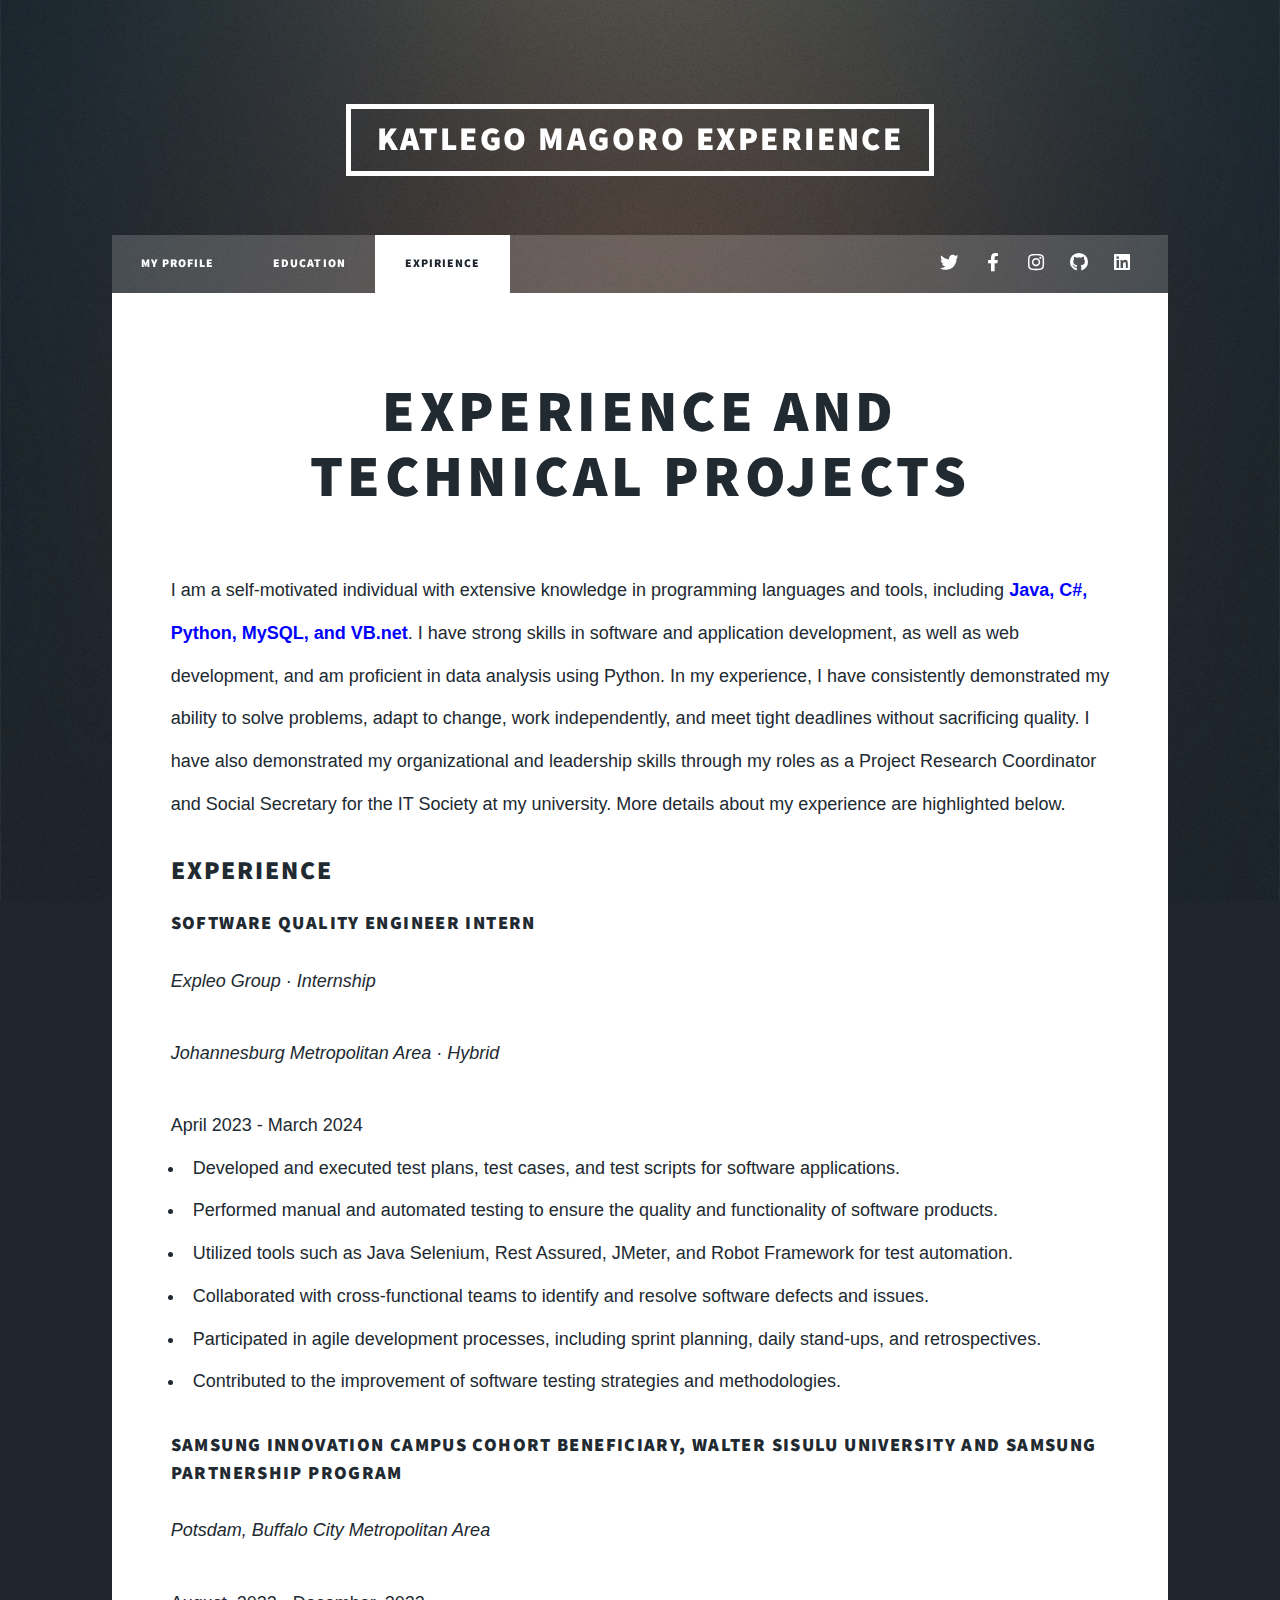
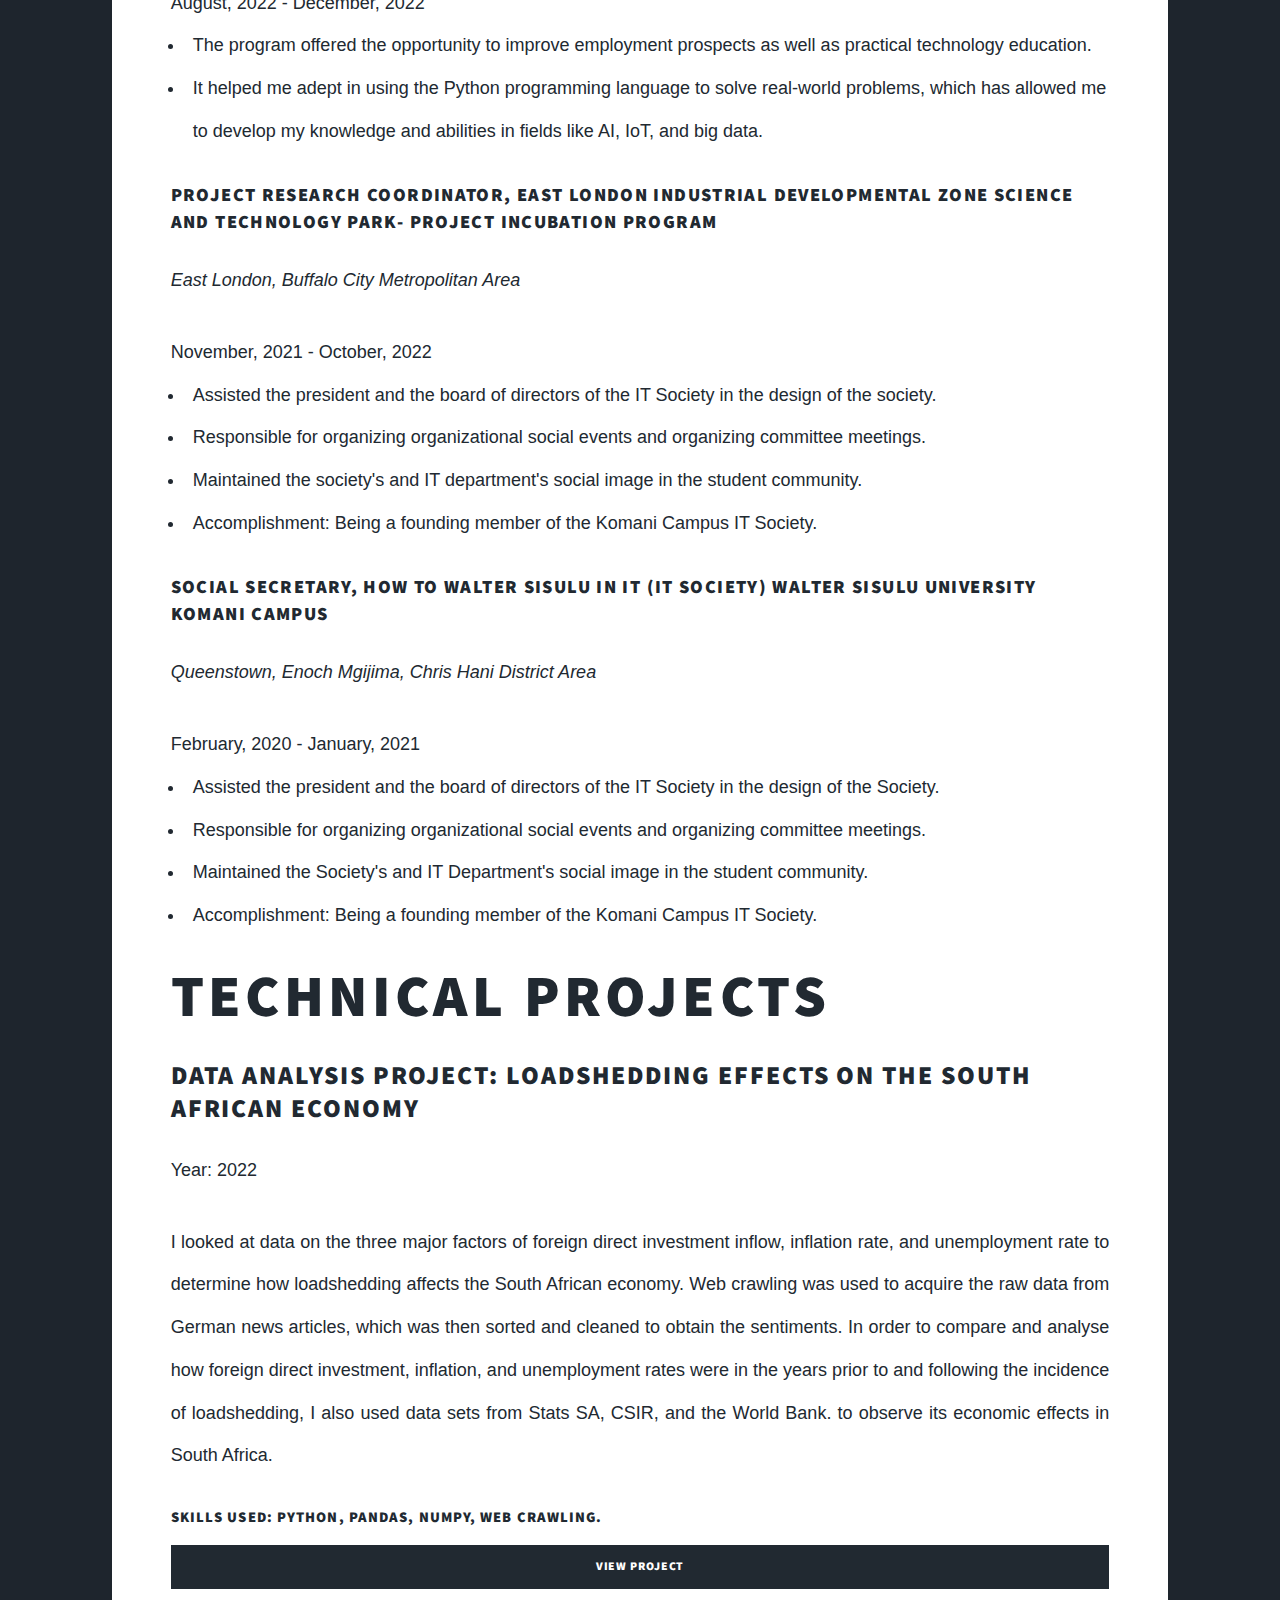
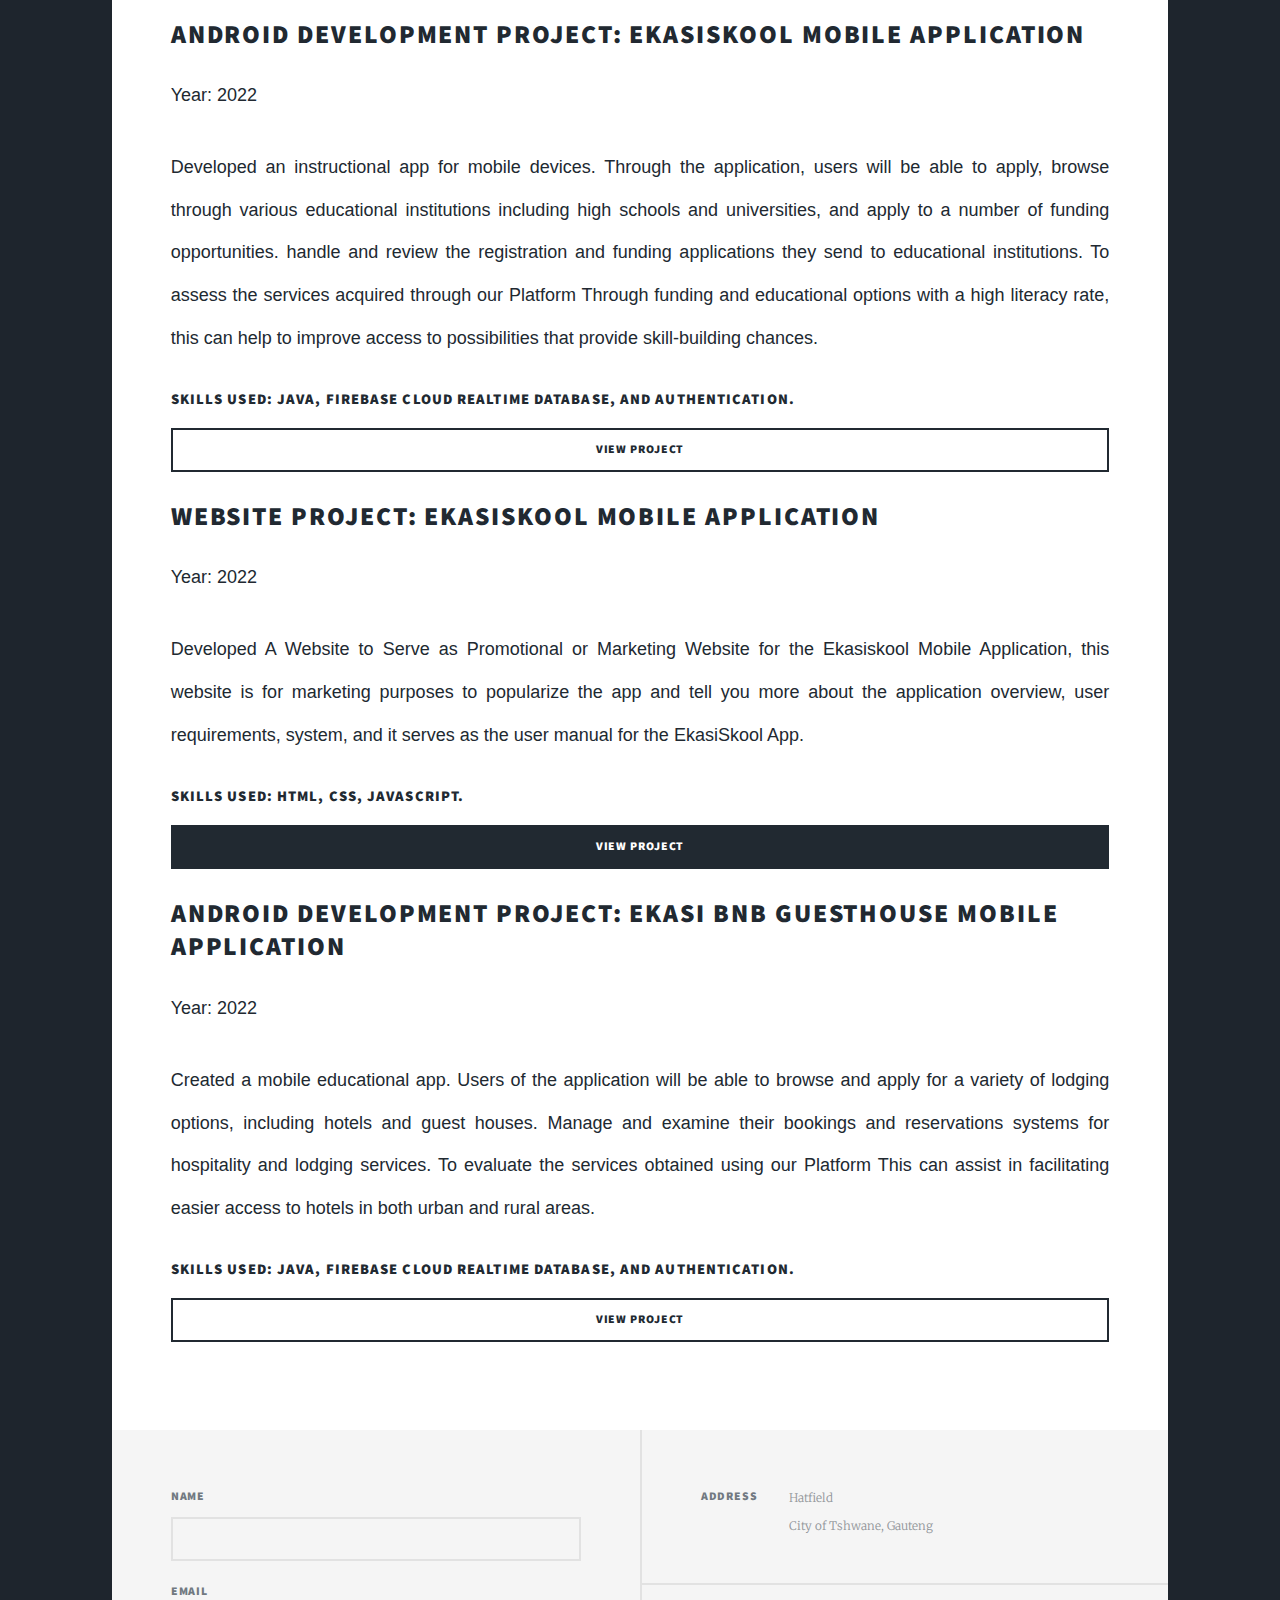
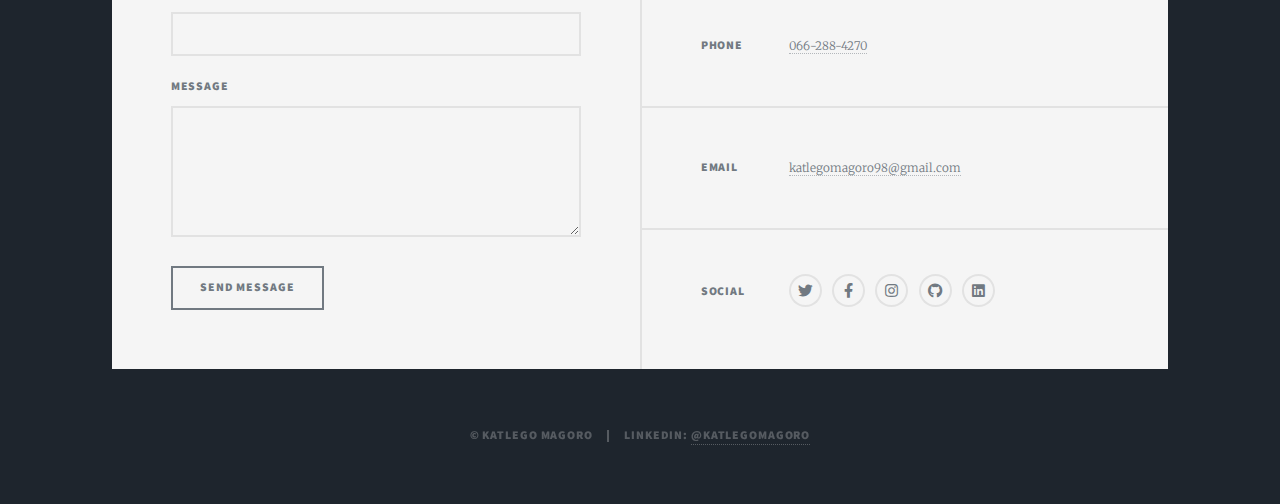
<file: Port website Attembt 1 folder/elements.html>
<!DOCTYPE HTML>

<html>
	<head>
		<title>Expirence and Technical Project</title>
		<meta charset="utf-8" />
		<meta name="viewport" content="width=device-width, initial-scale=1, user-scalable=no" />
		<link rel="stylesheet" href="assets/css/main.css" />
		<noscript><link rel="stylesheet" href="assets/css/noscript.css" /></noscript>
	</head>
	<body class="is-preload">

		<!-- Wrapper -->
			<div id="wrapper">

				<!-- Header -->
					<header id="header">
						<a href="index.html" class="logo">Katlego Magoro Experience</a>
					</header>

				<!-- Nav -->
					<nav id="nav">
						<ul class="links">
							<li><a href="index.html">My Profile</a></li>
							<li><a href="generic.html">Education</a></li>
							<li class="active"><a href="elements.html">Expirience</a></li>
						</ul>
						<ul class="icons">
							<li><a href="https://twitter.com/katlegomagoro8" class="icon brands alt fa-twitter"><span class="label">Twitter</span></a></li>
							<li><a href="https://www.facebook.com/katlego.oratile/" class="icon brands alt fa-facebook-f"><span class="label">Facebook</span></a></li>
							<li><a href="https://www.instagram.com/katlegomagoro/" class="icon brands alt fa-instagram"><span class="label">Instagram</span></a></li>
							<li><a href="https://github.com/katlegomagoro" class="icon brands alt fa-github"><span class="label">GitHub</span></a></li>
							<li><a href="https://www.linkedin.com/in/katlego-magoro-288b08236?lipi=urn%3Ali%3Apage%3Ad_flagship3_profile_view_base_contact_details%3Bxroyy16iRkq%2BqEjhc2zBkg%3D%3D" class="icon brands alt fa-linkedin"><span class="label">Linkedin</span></a></li>
						</ul>
					</nav>

				<!-- Main -->
					<div id="main">
						

						<!-- Post -->
							<section class="post">
								<header class="major">
									<h1>Experience and<br />
									Technical Projects</h1>
								</header>

								<html>
								<head>
									<style>
									/* Add some styling for the post */
									.post {
										font-family: sans-serif;
										font-size: 18px;
									}
									.highlight {
										/* Add some highlight styling for emphasized text */
										color: blue;
										font-weight: bold;
									}
									</style>
								</head>
								<body>
									<div class="post">
									I am a self-motivated individual with extensive knowledge in programming languages and tools, including <span class="highlight">Java, C#, Python, MySQL, and VB.net</span>. I have strong skills in software and application development, as well as web development, and am proficient in data analysis using Python. In my experience, I have consistently demonstrated my ability to solve problems, adapt to change, work independently, and meet tight deadlines without sacrificing quality. I have also demonstrated my organizational and leadership skills through my roles as a Project Research Coordinator and Social Secretary for the IT Society at my university. More details about my experience are highlighted below.
									</div>
								</body>
								</html>


								<!-- Text stuff -->
								<p> </p>

									<!-- Experience -->
									<section id="experience" class="main">
										<h2>Experience</h2>
										<div class="experience">
											<h3>Software Quality Engineer Intern</h3>
											<p><em>Expleo Group · Internship</em></p>
											<p><em>Johannesburg Metropolitan Area · Hybrid</em></p>
											<span class="date">April 2023 - March 2024</span>
											<ul>
												<li>Developed and executed test plans, test cases, and test scripts for software applications.</li>
												<li>Performed manual and automated testing to ensure the quality and functionality of software products.</li>
												<li>Utilized tools such as Java Selenium, Rest Assured, JMeter, and Robot Framework for test automation.</li>
												<li>Collaborated with cross-functional teams to identify and resolve software defects and issues.</li>
												<li>Participated in agile development processes, including sprint planning, daily stand-ups, and retrospectives.</li>
												<li>Contributed to the improvement of software testing strategies and methodologies.</li>
											</ul>
											
											<h3>Samsung Innovation Campus Cohort Beneficiary, Walter Sisulu University and Samsung Partnership Program</h3>
											<p><em>Potsdam, Buffalo City Metropolitan Area</em></p>
											<span class="date">August, 2022 - December, 2022</span>
											<ul>
												<li>The program offered the opportunity to improve employment prospects as well as practical technology education.</li>
												<li>It helped me adept in using the Python programming language to solve real-world problems, which has allowed me to develop my knowledge and abilities in fields like AI, IoT, and big data.</li>
											</ul>
											
											<h3>Project Research Coordinator, East London Industrial Developmental Zone Science and Technology Park- Project Incubation Program</h3>
											<p><em>East London, Buffalo City Metropolitan Area</em></p>
											<span class="date">November, 2021 - October, 2022</span>
											<ul>
												<li>Assisted the president and the board of directors of the IT Society in the design of the society.</li>
												<li>Responsible for organizing organizational social events and organizing committee meetings.</li>
												<li>Maintained the society's and IT department's social image in the student community.</li>
												<li>Accomplishment: Being a founding member of the Komani Campus IT Society.</li>
											</ul>
											
											<h3>Social Secretary, How To Walter Sisulu in IT (IT Society) Walter Sisulu University Komani Campus</h3>
											<p><em>Queenstown, Enoch Mgijima, Chris Hani District Area</em></p>
											<span class="date">February, 2020 - January, 2021</span>
											<ul>
												<li>Assisted the president and the board of directors of the IT Society in the design of the Society.</li>
												<li>Responsible for organizing organizational social events and organizing committee meetings.</li>
												<li>Maintained the Society's and IT Department's social image in the student community.</li>
												<li>Accomplishment: Being a founding member of the Komani Campus IT Society.</li>
											</ul>
										</div>
									</section>


								<h1>Technical Projects</h1>
									<div class="project">
										<h2>Data Analysis Project: Loadshedding Effects on the South African Economy</h2>
										<p>Year: 2022</p>
										<p>I looked at data on the three major factors of foreign direct investment inflow, inflation rate, and unemployment rate to determine how loadshedding affects the South African economy. Web crawling was used to acquire the raw data from German news articles, which was then sorted and cleaned to obtain the sentiments. In order to compare and analyse how foreign direct investment, inflation, and unemployment rates were in the years prior to and following the incidence of loadshedding, I also used data sets from Stats SA, CSIR, and the World Bank. to observe its economic effects in South Africa.</p>
										
										<h4>Skills Used: Python, Pandas, NumPy, Web crawling.</h4>
										<div class="col-6 col-12-small">
											<ul class="actions stacked">
												<li><a href="https://github.com/katlegomagoro/Python-Project-Loadshedding-Effect-on-South-Africa" class="button primary fit">View Project</a></li>
												
											</ul>
										</div>
										
										</div>
										<div class="project">
										<h2>Android Development Project: Ekasiskool Mobile Application</h2>
										<p>Year: 2022</p>
										<p>Developed an instructional app for mobile devices. Through the application, users will be able to apply, browse through various educational institutions including high schools and universities, and apply to a number of funding opportunities. handle and review the registration and funding applications they send to educational institutions. To assess the services acquired through our Platform Through funding and educational options with a high literacy rate, this can help to improve access to possibilities that provide skill-building chances.</p>
										<h4>Skills Used: Java, Firebase Cloud Realtime Database, and Authentication.</h4>
										<div class="col-6 col-12-small">
											<ul class="actions stacked">
												
												<li><a href="https://github.com/katlegomagoro/EkasiSkoolAppProject" class="button fit">View Project</a></li>
											</ul>
										
										</div>
										<div class="project">
										<h2>Website Project: Ekasiskool Mobile Application</h2>
										<p>Year: 2022</p>
										<p>Developed A Website to Serve as Promotional or Marketing Website for the Ekasiskool Mobile Application, this website is for marketing purposes to popularize the app and tell you more about the application overview, user requirements, system, and it serves as the user manual for the EkasiSkool App.</p>
										<h4>Skills Used: HTML, CSS, JavaScript.</h4>
										<div class="col-6 col-12-small">
											<ul class="actions stacked">
												<li><a href="https://github.com/katlegomagoro/BnB-And-GuestHouse-Website" class="button primary fit">View Project</a></li>
												
											</ul>
									
										</div>
										<div class="project">
										<h2>Android Development Project: Ekasi BNB Guesthouse Mobile Application</h2>
										<p>Year: 2022</p>
										<p>Created a mobile educational app. Users of the application will be able to browse and apply for a variety of lodging options, including hotels and guest houses. Manage and examine their bookings and reservations systems for hospitality and lodging services. To evaluate the services obtained using our Platform This can assist in facilitating easier access to hotels in both urban and rural areas.</p>
										<h4>Skills Used: Java, Firebase Cloud Realtime Database, and Authentication.</h4>
										<div class="col-6 col-12-small">
											<ul class="actions stacked">
												<li><a href="#" class="button fit">View Project</a></li>
											</ul>
										</div>
								
						</section>

					</div>

				<!-- Footer -->
				<footer id="footer">
					<section>
						<form method="post" action="mailto:katlegomagoro98@gmail.com">
							<div class="fields">
								<div class="field">
									<label for="name">Name</label>
									<input type="text" name="name" id="name" />
								</div>
								<div class="field">
									<label for="email">Email</label>
									<input type="text" name="email" id="email" />
								</div>
								<div class="field">
									<label for="message">Message</label>
									<textarea name="message" id="message" rows="3"></textarea>
								</div>
							</div>
							<ul class="actions">
								<li><input type="submit" value="Send Message" /></li>
							</ul>
						</form>
					</section>
					<section class="split contact">
						<section class="alt">
							<h3>Address</h3>
							<p>Hatfield<br />
							City of Tshwane,  Gauteng</p>
						</section>
						<section>
							<h3>Phone</h3>
							<p><a href="#">066-288-4270</a></p>
						</section>
						<section>
							<h3>Email</h3>
							<p><a href="#">katlegomagoro98@gmail.com</a></p>
						</section>
						<section>
							<h3>Social</h3>
							<ul class="icons alt">
								<li><a href="https://twitter.com/katlegomagoro8" class="icon brands alt fa-twitter"><span class="label">Twitter</span></a></li>
								<li><a href="https://www.facebook.com/katlego.oratile/" class="icon brands alt fa-facebook-f"><span class="label">Facebook</span></a></li>
								<li><a href="https://www.instagram.com/katlegomagoro/" class="icon brands alt fa-instagram"><span class="label">Instagram</span></a></li>
								<li><a href="https://github.com/katlegomagoro" class="icon brands alt fa-github"><span class="label">GitHub</span></a></li>
								<li><a href="https://www.linkedin.com/in/katlego-magoro-288b08236?lipi=urn%3Ali%3Apage%3Ad_flagship3_profile_view_base_contact_details%3Bxroyy16iRkq%2BqEjhc2zBkg%3D%3D" class="icon brands alt fa-linkedin"><span class="label">Linkedin</span></a></li>
							</ul>
						</section>
					</section>
				</footer>

				<!-- Copyright -->
				<div id="copyright">
					<ul><li>&copy; katlego Magoro</li><li>Linkedin: <a href="https://www.linkedin.com/in/katlego-magoro-288b08236?lipi=urn%3Ali%3Apage%3Ad_flagship3_profile_view_base_contact_details%3B3ppJzItURYSpSvf8l7Afrw%3D%3D">@katlegomagoro</a></li></ul>
				</div>

			</div>

		<!-- Scripts -->
			<script src="assets/js/jquery.min.js"></script>
			<script src="assets/js/jquery.scrollex.min.js"></script>
			<script src="assets/js/jquery.scrolly.min.js"></script>
			<script src="assets/js/browser.min.js"></script>
			<script src="assets/js/breakpoints.min.js"></script>
			<script src="assets/js/util.js"></script>
			<script src="assets/js/main.js"></script>

	</body>
</html>
</file>
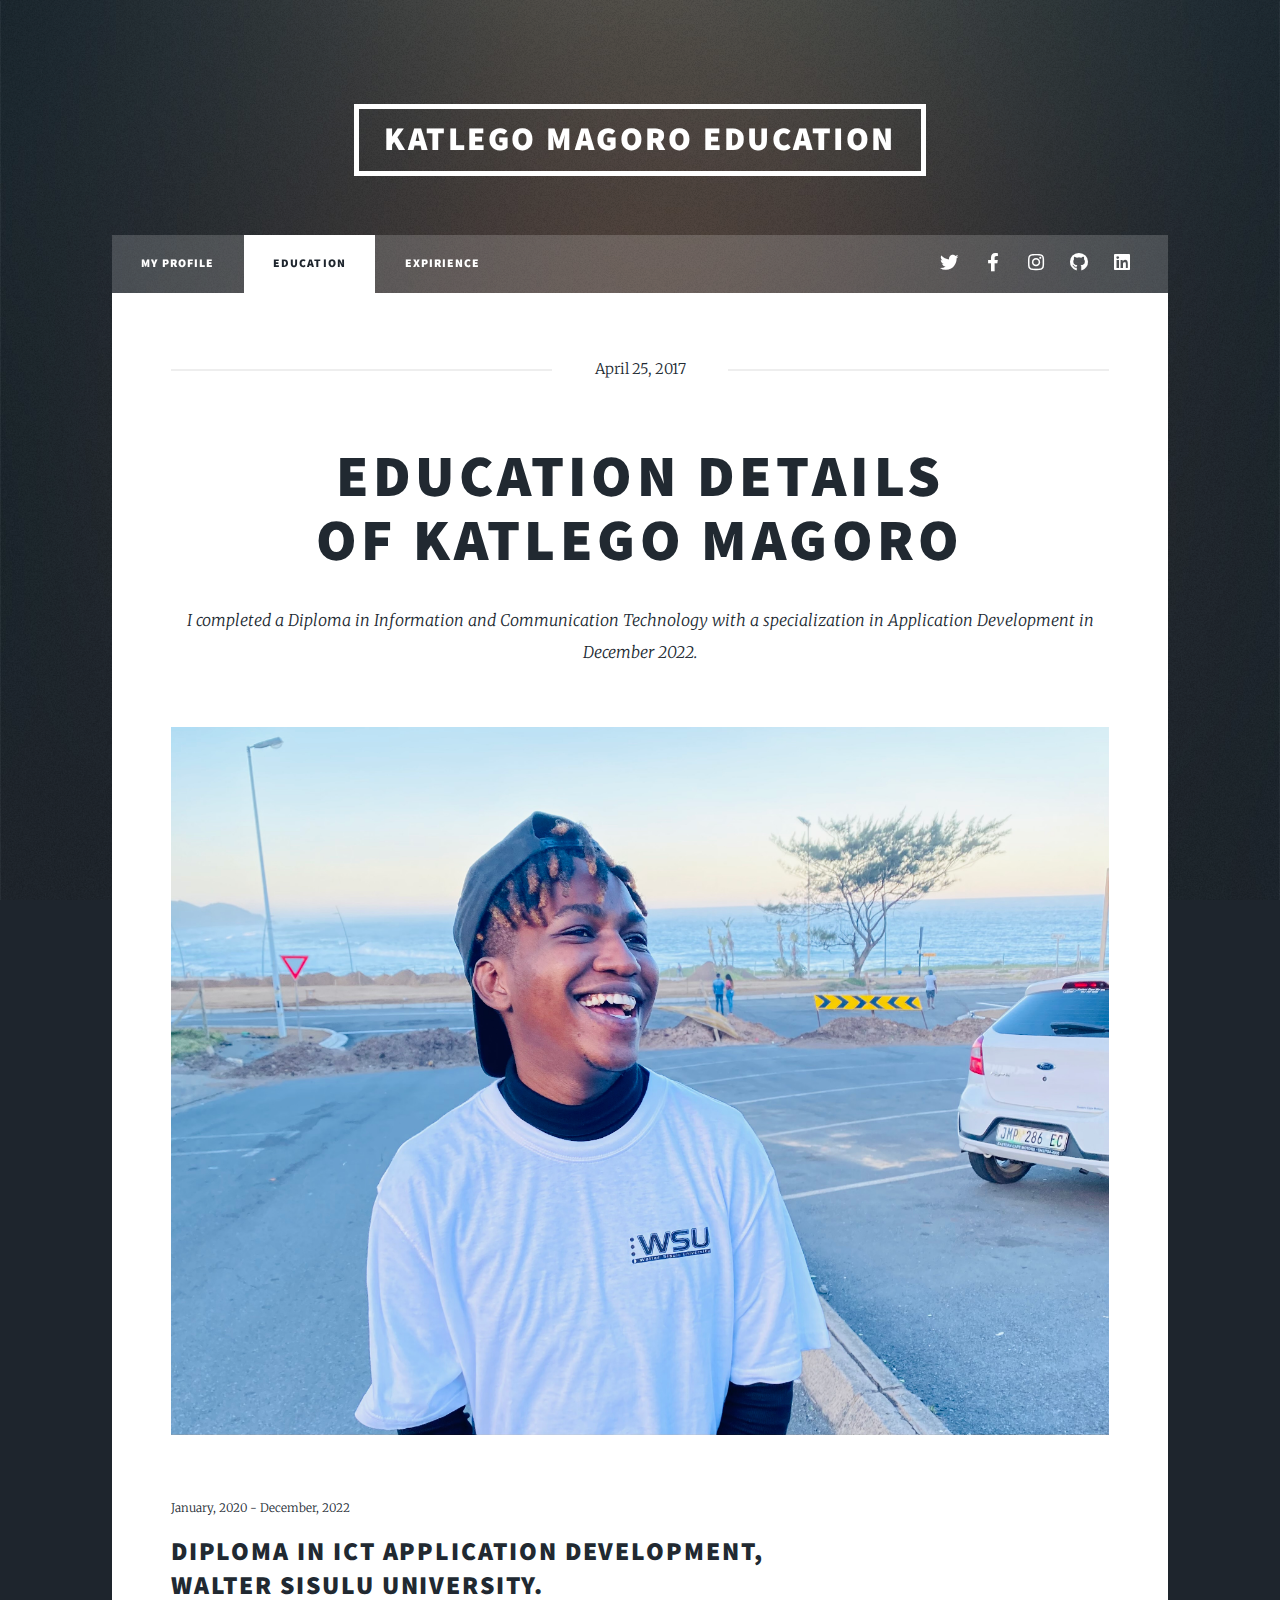
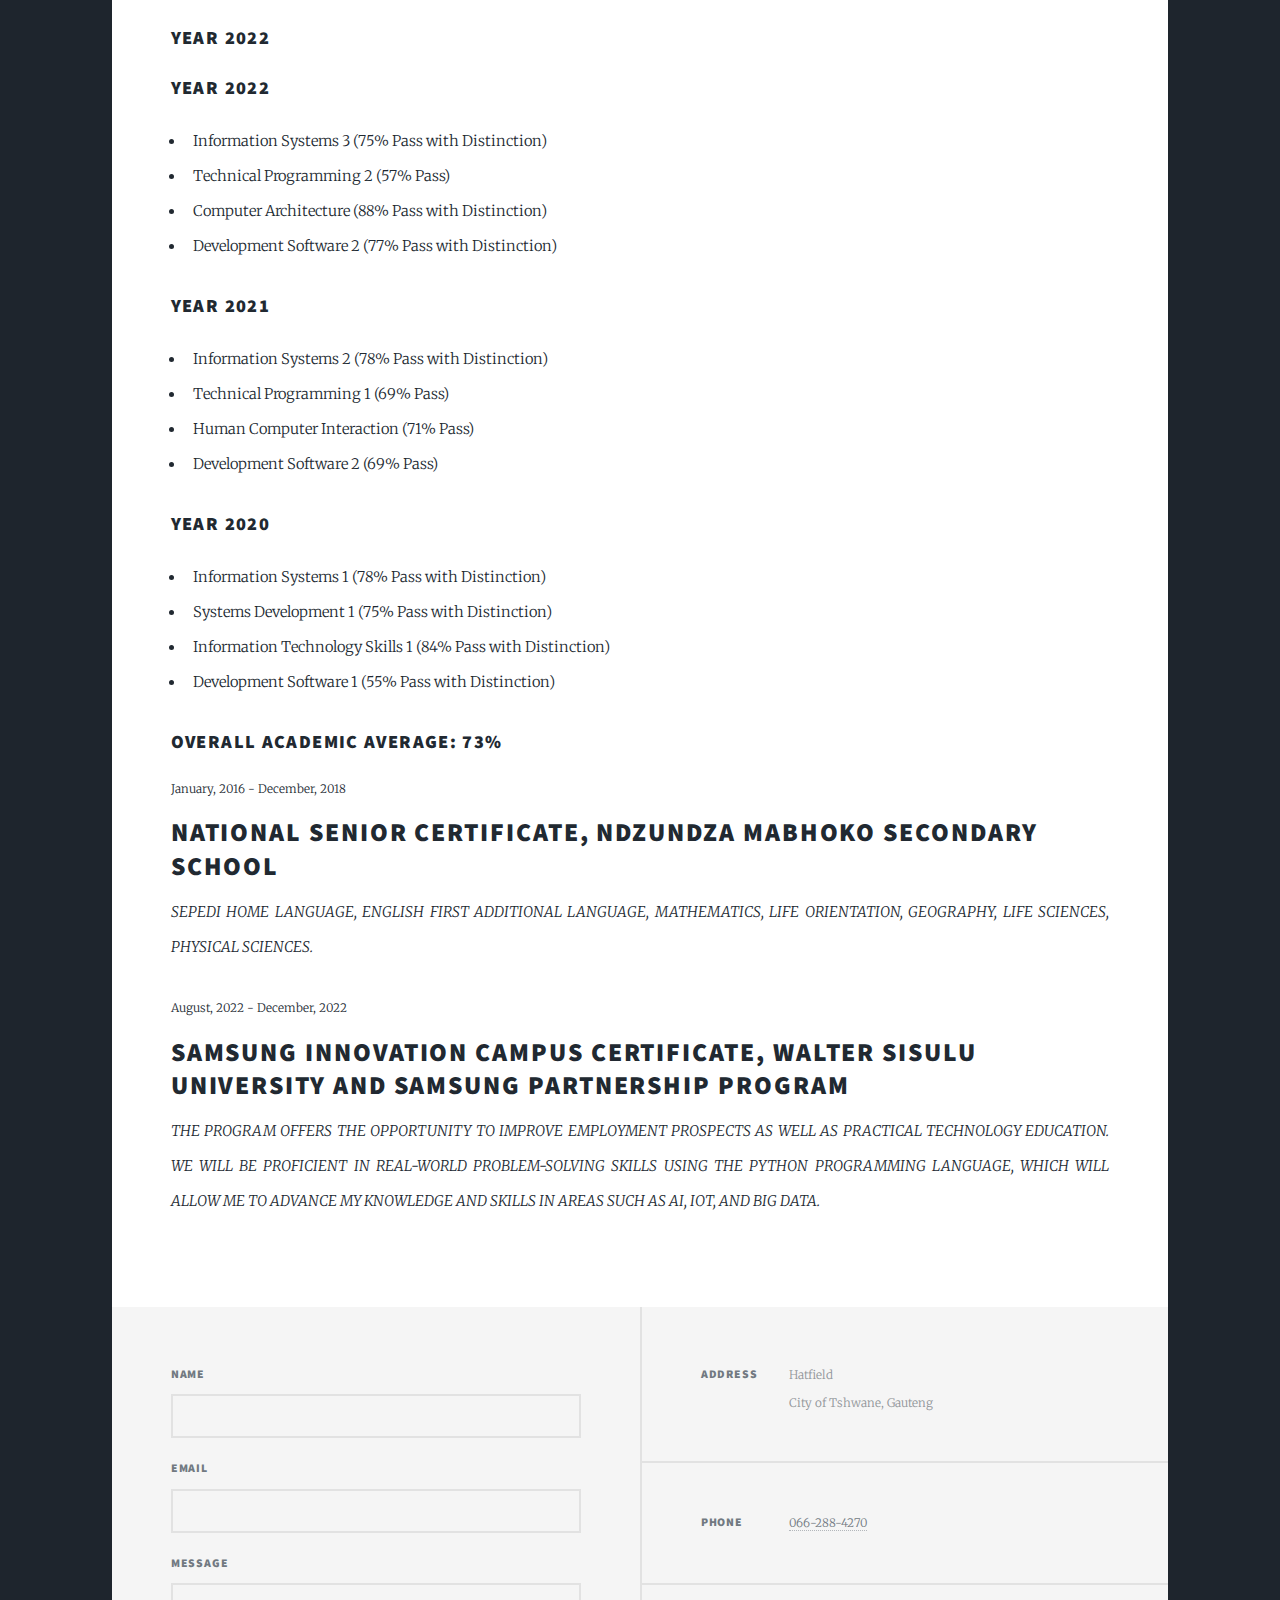
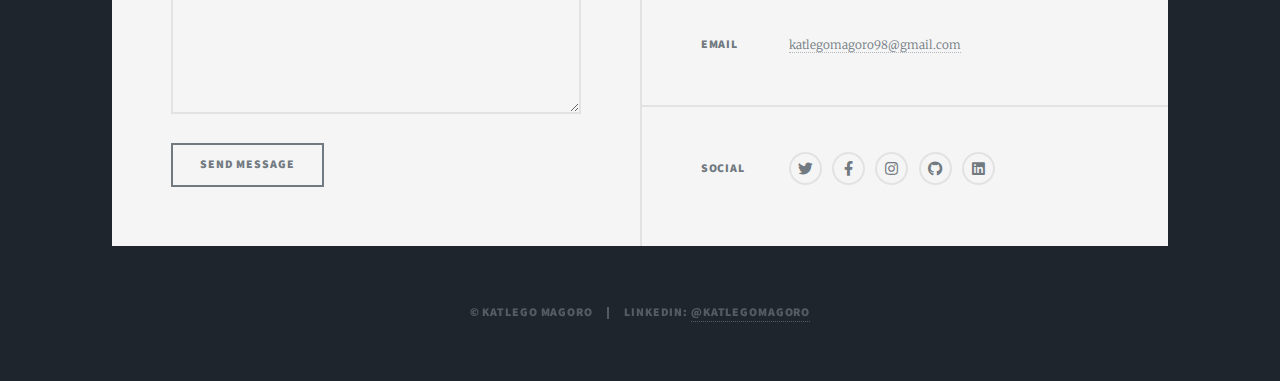
<file: Port website Attembt 1 folder/generic.html>
<!DOCTYPE HTML>
<!--
	katlego Magoro
-->
<html>
	<head>
		<title>Education of Katlego Magoro</title>
		<meta charset="utf-8" />
		<meta name="viewport" content="width=device-width, initial-scale=1, user-scalable=no" />
		<link rel="stylesheet" href="assets/css/main.css" />
		<noscript><link rel="stylesheet" href="assets/css/noscript.css" /></noscript>
	</head>
	<body class="is-preload">

		<!-- Wrapper -->
			<div id="wrapper">

				<!-- Header -->
					<header id="header">
						<a href="index.html" class="logo">Katlego Magoro Education</a>
					</header>

				<!-- Nav -->
					<nav id="nav">
						<ul class="links">
							<li><a href="index.html">My Profile</a></li>
							<li class="active"><a href="generic.html">Education</a></li>
							<li><a href="elements.html">Expirience</a></li>
						</ul>
						<ul class="icons">
							<li><a href="https://twitter.com/katlegomagoro8" class="icon brands alt fa-twitter"><span class="label">Twitter</span></a></li>
							<li><a href="https://www.facebook.com/katlego.oratile/" class="icon brands alt fa-facebook-f"><span class="label">Facebook</span></a></li>
							<li><a href="https://www.instagram.com/katlegomagoro/" class="icon brands alt fa-instagram"><span class="label">Instagram</span></a></li>
							<li><a href="https://github.com/katlegomagoro" class="icon brands alt fa-github"><span class="label">GitHub</span></a></li>
							<li><a href="https://www.linkedin.com/in/katlego-magoro-288b08236?lipi=urn%3Ali%3Apage%3Ad_flagship3_profile_view_base_contact_details%3Bxroyy16iRkq%2BqEjhc2zBkg%3D%3D" class="icon brands alt fa-linkedin"><span class="label">Linkedin</span></a></li>
						</ul>
					</nav>

				<!-- Main -->
					<div id="main">

						<!-- Post -->
							<section class="post">
								<header class="major">
									<span class="date">April 25, 2017</span>
									<h1>Education Details<br />
									Of KATLEGO Magoro</h1>
									<p>I completed a Diploma in Information and Communication Technology with a specialization in Application Development in December 2022.</p>
								</header>
								<div> <a href="#" class="image main"><img src="images/KatWSU.jpeg" alt="" /> </a></div>
								<header>
									<span class="date">January, 2020 - December, 2022 </span>
									<h2>Diploma In ICT Application Development, 
									<br /> Walter Sisulu University.</h2>
									<h3><span class="date"> Year 2022</span></h3>

									<h3>Year 2022</h3>
									<ul>
									  <li>Information Systems 3 (75% Pass with Distinction)</li>
									  <li>Technical Programming 2 (57% Pass)</li>
									  <li>Computer Architecture (88% Pass with Distinction)</li>
									  <li>Development Software 2 (77% Pass with Distinction)</li>
									</ul>
									<h3>Year 2021</h3>
									<ul>
									  <li>Information Systems 2 (78% Pass with Distinction)</li>
									  <li>Technical Programming 1 (69% Pass)</li>
									  <li>Human Computer Interaction (71% Pass)</li>
									  <li>Development Software 2 (69% Pass)</li>
									</ul>
									<h3>Year 2020</h3>
									<ul>
									  <li>Information Systems 1 (78% Pass with Distinction)</li>
									  <li>Systems Development 1 (75% Pass with Distinction)</li>
									  <li>Information Technology Skills 1 (84% Pass with Distinction)</li>
									  <li>Development Software 1 (55% Pass with Distinction)</li>
									</ul>
									<p><h3> Overall Academic Average: 73% </h3> </p>
									
									<span class="date">January, 2016 - December, 2018 </span>
									<h2>NATIONAL SENIOR CERTIFICATE, NDZUNDZA MABHOKO SECONDARY SCHOOL</h2>
									<p>SEPEDI HOME LANGUAGE, ENGLISH FIRST ADDITIONAL LANGUAGE, MATHEMATICS, LIFE ORIENTATION, GEOGRAPHY, LIFE SCIENCES, PHYSICAL SCIENCES.</p>

									<span class="date">August, 2022 - December, 2022 </span>
									<h2>SAMSUNG INNOVATION CAMPUS CERTIFICATE, WALTER SISULU UNIVERSITY AND SAMSUNG PARTNERSHIP PROGRAM</h2>
									<p>THE PROGRAM OFFERS THE OPPORTUNITY TO IMPROVE EMPLOYMENT PROSPECTS AS WELL AS PRACTICAL TECHNOLOGY EDUCATION. WE WILL BE PROFICIENT IN REAL-WORLD PROBLEM-SOLVING SKILLS USING THE PYTHON PROGRAMMING LANGUAGE, WHICH WILL ALLOW ME TO ADVANCE MY KNOWLEDGE AND SKILLS IN AREAS SUCH AS AI, IOT, AND BIG DATA.</p>
							</section>

					</div>

				<!-- Footer -->
					<footer id="footer">
						<section>
							<form method="post" action="mailto:katlegomagoro98@gmail.com">
								<div class="fields">
									<div class="field">
										<label for="name">Name</label>
										<input type="text" name="name" id="name" />
									</div>
									<div class="field">
										<label for="email">Email</label>
										<input type="text" name="email" id="email" />
									</div>
									<div class="field">
										<label for="message">Message</label>
										<textarea name="message" id="message" rows="3"></textarea>
									</div>
								</div>
								<ul class="actions">
									<li><input type="submit" value="Send Message" /></li>
								</ul>
							</form>
						</section>
						<section class="split contact">
							<section class="alt">
								<h3>Address</h3>
								<p>Hatfield<br />
								City of Tshwane,  Gauteng</p>
							</section>
							<section>
								<h3>Phone</h3>
								<p><a href="#">066-288-4270</a></p>
							</section>
							<section>
								<h3>Email</h3>
								<p><a href="#">katlegomagoro98@gmail.com</a></p>
							</section>
							<section>
								<h3>Social</h3>
								<ul class="icons alt">
									<li><a href="https://twitter.com/katlegomagoro8" class="icon brands alt fa-twitter"><span class="label">Twitter</span></a></li>
									<li><a href="https://www.facebook.com/katlego.oratile/" class="icon brands alt fa-facebook-f"><span class="label">Facebook</span></a></li>
									<li><a href="https://www.instagram.com/katlegomagoro/" class="icon brands alt fa-instagram"><span class="label">Instagram</span></a></li>
									<li><a href="https://github.com/katlegomagoro" class="icon brands alt fa-github"><span class="label">GitHub</span></a></li>
									<li><a href="https://www.linkedin.com/in/katlego-magoro-288b08236?lipi=urn%3Ali%3Apage%3Ad_flagship3_profile_view_base_contact_details%3Bxroyy16iRkq%2BqEjhc2zBkg%3D%3D" class="icon brands alt fa-linkedin"><span class="label">Linkedin</span></a></li>
								</ul>
							</section>
						</section>
					</footer>
					<!-- Copyright -->
					<div id="copyright">
						<ul><li>&copy; katlego Magoro</li><li>Linkedin: <a href="https://www.linkedin.com/in/katlego-magoro-288b08236?lipi=urn%3Ali%3Apage%3Ad_flagship3_profile_view_base_contact_details%3B3ppJzItURYSpSvf8l7Afrw%3D%3D">@katlegomagoro</a></li></ul>
					</div>

			</div>

		<!-- Scripts -->
			<script src="assets/js/jquery.min.js"></script>
			<script src="assets/js/jquery.scrollex.min.js"></script>
			<script src="assets/js/jquery.scrolly.min.js"></script>
			<script src="assets/js/browser.min.js"></script>
			<script src="assets/js/breakpoints.min.js"></script>
			<script src="assets/js/util.js"></script>
			<script src="assets/js/main.js"></script>

	</body>
</html>
</file>
<file: Port website Attembt 1 folder/assets/css/main.css>
@import url(fontawesome-all.min.css);
@import url("https://fonts.googleapis.com/css?family=Merriweather:300,700,300italic,700italic|Source+Sans+Pro:900");

/*
	Massively by HTML5 UP
	html5up.net | @ajlkn
	Free for personal and commercial use under the CCA 3.0 license (html5up.net/license)
*/

html, body, div, span, applet, object,
iframe, h1, h2, h3, h4, h5, h6, p, blockquote,
pre, a, abbr, acronym, address, big, cite,
code, del, dfn, em, img, ins, kbd, q, s, samp,
small, strike, strong, sub, sup, tt, var, b,
u, i, center, dl, dt, dd, ol, ul, li, fieldset,
form, label, legend, table, caption, tbody,
tfoot, thead, tr, th, td, article, aside,
canvas, details, embed, figure, figcaption,
footer, header, hgroup, menu, nav, output, ruby,
section, summary, time, mark, audio, video {
	margin: 0;
	padding: 0;
	border: 0;
	font-size: 100%;
	font: inherit;
	vertical-align: baseline;}

article, aside, details, figcaption, figure,
footer, header, hgroup, menu, nav, section {
	display: block;}

body {
	line-height: 1;
}

ol, ul {
	list-style: none;
}

blockquote, q {
	quotes: none;
}

	blockquote:before, blockquote:after, q:before, q:after {
		content: '';
		content: none;
	}

table {
	border-collapse: collapse;
	border-spacing: 0;
}

body {
	-webkit-text-size-adjust: none;
}

mark {
	background-color: transparent;
	color: inherit;
}

input::-moz-focus-inner {
	border: 0;
	padding: 0;
}

input, select, textarea {
	-moz-appearance: none;
	-webkit-appearance: none;
	-ms-appearance: none;
	appearance: none;
}

/* Basic */

	@-ms-viewport {
		width: device-width;
	}

	body {
		-ms-overflow-style: scrollbar;
	}

	@media screen and (max-width: 480px) {

		html, body {
			min-width: 320px;
		}

	}

	html {
		box-sizing: border-box;
	}

	*, *:before, *:after {
		box-sizing: inherit;
	}

	body {
		background-color: #1e252d;
	}

		body.is-preload *, body.is-preload *:before, body.is-preload *:after {
			-moz-animation: none !important;
			-webkit-animation: none !important;
			-ms-animation: none !important;
			animation: none !important;
			-moz-transition: none !important;
			-webkit-transition: none !important;
			-ms-transition: none !important;
			transition: none !important;
		}

/* Type */

	html {
		font-size: 16pt;
	}

		@media screen and (max-width: 1680px) {

			html {
				font-size: 12pt;
			}

		}

		@media screen and (max-width: 1280px) {

			html {
				font-size: 11pt;
			}

		}

		@media screen and (max-width: 360px) {

			html {
				font-size: 10pt;
			}

		}

	body {
		color: #212931;
	}

	body, input, select, textarea {
		font-family: "Merriweather", Georgia, serif;
		font-weight: 300;
		font-size: 1rem;
		line-height: 2.375;
	}

	a {
		-moz-transition: color 0.2s ease-in-out, background-color 0.2s ease-in-out, border-color 0.2s ease-in-out, box-shadow 0.2s ease-in-out;
		-webkit-transition: color 0.2s ease-in-out, background-color 0.2s ease-in-out, border-color 0.2s ease-in-out, box-shadow 0.2s ease-in-out;
		-ms-transition: color 0.2s ease-in-out, background-color 0.2s ease-in-out, border-color 0.2s ease-in-out, box-shadow 0.2s ease-in-out;
		transition: color 0.2s ease-in-out, background-color 0.2s ease-in-out, border-color 0.2s ease-in-out, box-shadow 0.2s ease-in-out;
		border-bottom: dotted 1px;
		text-decoration: none;
	}

		a:hover {
			border-bottom-color: transparent;
		}

	strong, b {
		font-weight: 600;
	}

	em, i {
		font-style: italic;
	}

	p {
		text-align: justify;
		margin: 0 0 2rem 0;
	}

	h1, h2, h3, h4, h5, h6 {
		font-family: "Source Sans Pro", Helvetica, sans-serif;
		font-weight: 900;
		line-height: 1.5;
		letter-spacing: 0.075em;
		text-transform: uppercase;
		margin: 0 0 1rem 0;
	}

		h1 a, h2 a, h3 a, h4 a, h5 a, h6 a {
			border-bottom: 0;
			color: inherit;
			text-decoration: none;
		}

	h1 {
		font-size: 4rem;
		line-height: 1.1;
		margin: 0 0 2rem 0;
	}

	h2 {
		font-size: 1.75rem;
		line-height: 1.3;
		margin: 0 0 1.5rem 0;
	}

	h3 {
		font-size: 1.25rem;
		margin: 0 0 1.5rem 0;
	}

	h4 {
		font-size: 1rem;
	}

	h5 {
		font-size: 0.9rem;
	}

	h6 {
		font-size: 0.8rem;
	}

	sub {
		font-size: 0.8rem;
		position: relative;
		top: 0.5rem;
	}

	sup {
		font-size: 0.8rem;
		position: relative;
		top: -0.5rem;
	}

	blockquote {
		border-left: solid 4px;
		font-style: italic;
		margin: 0 0 2rem 0;
		padding: 0.5rem 0 0.5rem 2rem;
	}

	code {
		border: solid 2px;
		font-family: "Courier New", monospace;
		font-size: 0.9rem;
		margin: 0 0.25rem;
		padding: 0.25rem 0.65rem;
	}

	pre {
		-webkit-overflow-scrolling: touch;
		font-family: "Courier New", monospace;
		font-size: 0.9rem;
		margin: 0 0 2rem 0;
	}

		pre code {
			display: block;
			line-height: 1.75;
			padding: 1rem 1.5rem;
			overflow-x: auto;
		}

	hr {
		border: 0;
		border-bottom: solid 2px;
		margin: 3rem 0;
	}

		hr.major {
			margin: 5rem 0;
		}

	.align-left {
		text-align: left;
	}

	.align-center {
		text-align: center;
	}

	.align-right {
		text-align: right;
	}

	input, select, textarea {
		color: #212931;
	}

	a {
		color: #212931;
		border-bottom-color: rgba(33, 41, 49, 0.5);
	}

		a:hover {
			border-bottom-color: transparent;
			color: #18bfef !important;
		}

	strong, b {
		color: #212931;
	}

	h1, h2, h3, h4, h5, h6 {
		color: #212931;
	}

	blockquote {
		border-left-color: #eeeeee;
	}

	code {
		background: rgba(220, 220, 220, 0.25);
		border-color: #eeeeee;
	}

	hr {
		border-bottom-color: #eeeeee;
	}

/* Row */

	.row {
		display: flex;
		flex-wrap: wrap;
		box-sizing: border-box;
		align-items: stretch;
	}

		.row > * {
			box-sizing: border-box;
		}

		.row.gtr-uniform > * > :last-child {
			margin-bottom: 0;
		}

		.row.aln-left {
			justify-content: flex-start;
		}

		.row.aln-center {
			justify-content: center;
		}

		.row.aln-right {
			justify-content: flex-end;
		}

		.row.aln-top {
			align-items: flex-start;
		}

		.row.aln-middle {
			align-items: center;
		}

		.row.aln-bottom {
			align-items: flex-end;
		}

		.row > .imp {
			order: -1;
		}

		.row > .col-1 {
			width: 8.33333%;
		}

		.row > .off-1 {
			margin-left: 8.33333%;
		}

		.row > .col-2 {
			width: 16.66667%;
		}

		.row > .off-2 {
			margin-left: 16.66667%;
		}

		.row > .col-3 {
			width: 25%;
		}

		.row > .off-3 {
			margin-left: 25%;
		}

		.row > .col-4 {
			width: 33.33333%;
		}

		.row > .off-4 {
			margin-left: 33.33333%;
		}

		.row > .col-5 {
			width: 41.66667%;
		}

		.row > .off-5 {
			margin-left: 41.66667%;
		}

		.row > .col-6 {
			width: 50%;
		}

		.row > .off-6 {
			margin-left: 50%;
		}

		.row > .col-7 {
			width: 58.33333%;
		}

		.row > .off-7 {
			margin-left: 58.33333%;
		}

		.row > .col-8 {
			width: 66.66667%;
		}

		.row > .off-8 {
			margin-left: 66.66667%;
		}

		.row > .col-9 {
			width: 75%;
		}

		.row > .off-9 {
			margin-left: 75%;
		}

		.row > .col-10 {
			width: 83.33333%;
		}

		.row > .off-10 {
			margin-left: 83.33333%;
		}

		.row > .col-11 {
			width: 91.66667%;
		}

		.row > .off-11 {
			margin-left: 91.66667%;
		}

		.row > .col-12 {
			width: 100%;
		}

		.row > .off-12 {
			margin-left: 100%;
		}

		.row.gtr-0 {
			margin-top: 0;
			margin-left: 0rem;
		}

			.row.gtr-0 > * {
				padding: 0 0 0 0rem;
			}

			.row.gtr-0.gtr-uniform {
				margin-top: 0rem;
			}

				.row.gtr-0.gtr-uniform > * {
					padding-top: 0rem;
				}

		.row.gtr-25 {
			margin-top: 0;
			margin-left: -0.375rem;
		}

			.row.gtr-25 > * {
				padding: 0 0 0 0.375rem;
			}

			.row.gtr-25.gtr-uniform {
				margin-top: -0.375rem;
			}

				.row.gtr-25.gtr-uniform > * {
					padding-top: 0.375rem;
				}

		.row.gtr-50 {
			margin-top: 0;
			margin-left: -0.75rem;
		}

			.row.gtr-50 > * {
				padding: 0 0 0 0.75rem;
			}

			.row.gtr-50.gtr-uniform {
				margin-top: -0.75rem;
			}

				.row.gtr-50.gtr-uniform > * {
					padding-top: 0.75rem;
				}

		.row {
			margin-top: 0;
			margin-left: -1.5rem;
		}

			.row > * {
				padding: 0 0 0 1.5rem;
			}

			.row.gtr-uniform {
				margin-top: -1.5rem;
			}

				.row.gtr-uniform > * {
					padding-top: 1.5rem;
				}

		.row.gtr-150 {
			margin-top: 0;
			margin-left: -2.25rem;
		}

			.row.gtr-150 > * {
				padding: 0 0 0 2.25rem;
			}

			.row.gtr-150.gtr-uniform {
				margin-top: -2.25rem;
			}

				.row.gtr-150.gtr-uniform > * {
					padding-top: 2.25rem;
				}

		.row.gtr-200 {
			margin-top: 0;
			margin-left: -3rem;
		}

			.row.gtr-200 > * {
				padding: 0 0 0 3rem;
			}

			.row.gtr-200.gtr-uniform {
				margin-top: -3rem;
			}

				.row.gtr-200.gtr-uniform > * {
					padding-top: 3rem;
				}

		@media screen and (max-width: 1680px) {

			.row {
				display: flex;
				flex-wrap: wrap;
				box-sizing: border-box;
				align-items: stretch;
			}

				.row > * {
					box-sizing: border-box;
				}

				.row.gtr-uniform > * > :last-child {
					margin-bottom: 0;
				}

				.row.aln-left {
					justify-content: flex-start;
				}

				.row.aln-center {
					justify-content: center;
				}

				.row.aln-right {
					justify-content: flex-end;
				}

				.row.aln-top {
					align-items: flex-start;
				}

				.row.aln-middle {
					align-items: center;
				}

				.row.aln-bottom {
					align-items: flex-end;
				}

				.row > .imp-xlarge {
					order: -1;
				}

				.row > .col-1-xlarge {
					width: 8.33333%;
				}

				.row > .off-1-xlarge {
					margin-left: 8.33333%;
				}

				.row > .col-2-xlarge {
					width: 16.66667%;
				}

				.row > .off-2-xlarge {
					margin-left: 16.66667%;
				}

				.row > .col-3-xlarge {
					width: 25%;
				}

				.row > .off-3-xlarge {
					margin-left: 25%;
				}

				.row > .col-4-xlarge {
					width: 33.33333%;
				}

				.row > .off-4-xlarge {
					margin-left: 33.33333%;
				}

				.row > .col-5-xlarge {
					width: 41.66667%;
				}

				.row > .off-5-xlarge {
					margin-left: 41.66667%;
				}

				.row > .col-6-xlarge {
					width: 50%;
				}

				.row > .off-6-xlarge {
					margin-left: 50%;
				}

				.row > .col-7-xlarge {
					width: 58.33333%;
				}

				.row > .off-7-xlarge {
					margin-left: 58.33333%;
				}

				.row > .col-8-xlarge {
					width: 66.66667%;
				}

				.row > .off-8-xlarge {
					margin-left: 66.66667%;
				}

				.row > .col-9-xlarge {
					width: 75%;
				}

				.row > .off-9-xlarge {
					margin-left: 75%;
				}

				.row > .col-10-xlarge {
					width: 83.33333%;
				}

				.row > .off-10-xlarge {
					margin-left: 83.33333%;
				}

				.row > .col-11-xlarge {
					width: 91.66667%;
				}

				.row > .off-11-xlarge {
					margin-left: 91.66667%;
				}

				.row > .col-12-xlarge {
					width: 100%;
				}

				.row > .off-12-xlarge {
					margin-left: 100%;
				}

				.row.gtr-0 {
					margin-top: 0;
					margin-left: 0rem;
				}

					.row.gtr-0 > * {
						padding: 0 0 0 0rem;
					}

					.row.gtr-0.gtr-uniform {
						margin-top: 0rem;
					}

						.row.gtr-0.gtr-uniform > * {
							padding-top: 0rem;
						}

				.row.gtr-25 {
					margin-top: 0;
					margin-left: -0.375rem;
				}

					.row.gtr-25 > * {
						padding: 0 0 0 0.375rem;
					}

					.row.gtr-25.gtr-uniform {
						margin-top: -0.375rem;
					}

						.row.gtr-25.gtr-uniform > * {
							padding-top: 0.375rem;
						}

				.row.gtr-50 {
					margin-top: 0;
					margin-left: -0.75rem;
				}

					.row.gtr-50 > * {
						padding: 0 0 0 0.75rem;
					}

					.row.gtr-50.gtr-uniform {
						margin-top: -0.75rem;
					}

						.row.gtr-50.gtr-uniform > * {
							padding-top: 0.75rem;
						}

				.row {
					margin-top: 0;
					margin-left: -1.5rem;
				}

					.row > * {
						padding: 0 0 0 1.5rem;
					}

					.row.gtr-uniform {
						margin-top: -1.5rem;
					}

						.row.gtr-uniform > * {
							padding-top: 1.5rem;
						}

				.row.gtr-150 {
					margin-top: 0;
					margin-left: -2.25rem;
				}

					.row.gtr-150 > * {
						padding: 0 0 0 2.25rem;
					}

					.row.gtr-150.gtr-uniform {
						margin-top: -2.25rem;
					}

						.row.gtr-150.gtr-uniform > * {
							padding-top: 2.25rem;
						}

				.row.gtr-200 {
					margin-top: 0;
					margin-left: -3rem;
				}

					.row.gtr-200 > * {
						padding: 0 0 0 3rem;
					}

					.row.gtr-200.gtr-uniform {
						margin-top: -3rem;
					}

						.row.gtr-200.gtr-uniform > * {
							padding-top: 3rem;
						}

		}

		@media screen and (max-width: 1280px) {

			.row {
				display: flex;
				flex-wrap: wrap;
				box-sizing: border-box;
				align-items: stretch;
			}

				.row > * {
					box-sizing: border-box;
				}

				.row.gtr-uniform > * > :last-child {
					margin-bottom: 0;
				}

				.row.aln-left {
					justify-content: flex-start;
				}

				.row.aln-center {
					justify-content: center;
				}

				.row.aln-right {
					justify-content: flex-end;
				}

				.row.aln-top {
					align-items: flex-start;
				}

				.row.aln-middle {
					align-items: center;
				}

				.row.aln-bottom {
					align-items: flex-end;
				}

				.row > .imp-large {
					order: -1;
				}

				.row > .col-1-large {
					width: 8.33333%;
				}

				.row > .off-1-large {
					margin-left: 8.33333%;
				}

				.row > .col-2-large {
					width: 16.66667%;
				}

				.row > .off-2-large {
					margin-left: 16.66667%;
				}

				.row > .col-3-large {
					width: 25%;
				}

				.row > .off-3-large {
					margin-left: 25%;
				}

				.row > .col-4-large {
					width: 33.33333%;
				}

				.row > .off-4-large {
					margin-left: 33.33333%;
				}

				.row > .col-5-large {
					width: 41.66667%;
				}

				.row > .off-5-large {
					margin-left: 41.66667%;
				}

				.row > .col-6-large {
					width: 50%;
				}

				.row > .off-6-large {
					margin-left: 50%;
				}

				.row > .col-7-large {
					width: 58.33333%;
				}

				.row > .off-7-large {
					margin-left: 58.33333%;
				}

				.row > .col-8-large {
					width: 66.66667%;
				}

				.row > .off-8-large {
					margin-left: 66.66667%;
				}

				.row > .col-9-large {
					width: 75%;
				}

				.row > .off-9-large {
					margin-left: 75%;
				}

				.row > .col-10-large {
					width: 83.33333%;
				}

				.row > .off-10-large {
					margin-left: 83.33333%;
				}

				.row > .col-11-large {
					width: 91.66667%;
				}

				.row > .off-11-large {
					margin-left: 91.66667%;
				}

				.row > .col-12-large {
					width: 100%;
				}

				.row > .off-12-large {
					margin-left: 100%;
				}

				.row.gtr-0 {
					margin-top: 0;
					margin-left: 0rem;
				}

					.row.gtr-0 > * {
						padding: 0 0 0 0rem;
					}

					.row.gtr-0.gtr-uniform {
						margin-top: 0rem;
					}

						.row.gtr-0.gtr-uniform > * {
							padding-top: 0rem;
						}

				.row.gtr-25 {
					margin-top: 0;
					margin-left: -0.375rem;
				}

					.row.gtr-25 > * {
						padding: 0 0 0 0.375rem;
					}

					.row.gtr-25.gtr-uniform {
						margin-top: -0.375rem;
					}

						.row.gtr-25.gtr-uniform > * {
							padding-top: 0.375rem;
						}

				.row.gtr-50 {
					margin-top: 0;
					margin-left: -0.75rem;
				}

					.row.gtr-50 > * {
						padding: 0 0 0 0.75rem;
					}

					.row.gtr-50.gtr-uniform {
						margin-top: -0.75rem;
					}

						.row.gtr-50.gtr-uniform > * {
							padding-top: 0.75rem;
						}

				.row {
					margin-top: 0;
					margin-left: -1.5rem;
				}

					.row > * {
						padding: 0 0 0 1.5rem;
					}

					.row.gtr-uniform {
						margin-top: -1.5rem;
					}

						.row.gtr-uniform > * {
							padding-top: 1.5rem;
						}

				.row.gtr-150 {
					margin-top: 0;
					margin-left: -2.25rem;
				}

					.row.gtr-150 > * {
						padding: 0 0 0 2.25rem;
					}

					.row.gtr-150.gtr-uniform {
						margin-top: -2.25rem;
					}

						.row.gtr-150.gtr-uniform > * {
							padding-top: 2.25rem;
						}

				.row.gtr-200 {
					margin-top: 0;
					margin-left: -3rem;
				}

					.row.gtr-200 > * {
						padding: 0 0 0 3rem;
					}

					.row.gtr-200.gtr-uniform {
						margin-top: -3rem;
					}

						.row.gtr-200.gtr-uniform > * {
							padding-top: 3rem;
						}

		}

		@media screen and (max-width: 980px) {

			.row {
				display: flex;
				flex-wrap: wrap;
				box-sizing: border-box;
				align-items: stretch;
			}

				.row > * {
					box-sizing: border-box;
				}

				.row.gtr-uniform > * > :last-child {
					margin-bottom: 0;
				}

				.row.aln-left {
					justify-content: flex-start;
				}

				.row.aln-center {
					justify-content: center;
				}

				.row.aln-right {
					justify-content: flex-end;
				}

				.row.aln-top {
					align-items: flex-start;
				}

				.row.aln-middle {
					align-items: center;
				}

				.row.aln-bottom {
					align-items: flex-end;
				}

				.row > .imp-medium {
					order: -1;
				}

				.row > .col-1-medium {
					width: 8.33333%;
				}

				.row > .off-1-medium {
					margin-left: 8.33333%;
				}

				.row > .col-2-medium {
					width: 16.66667%;
				}

				.row > .off-2-medium {
					margin-left: 16.66667%;
				}

				.row > .col-3-medium {
					width: 25%;
				}

				.row > .off-3-medium {
					margin-left: 25%;
				}

				.row > .col-4-medium {
					width: 33.33333%;
				}

				.row > .off-4-medium {
					margin-left: 33.33333%;
				}

				.row > .col-5-medium {
					width: 41.66667%;
				}

				.row > .off-5-medium {
					margin-left: 41.66667%;
				}

				.row > .col-6-medium {
					width: 50%;
				}

				.row > .off-6-medium {
					margin-left: 50%;
				}

				.row > .col-7-medium {
					width: 58.33333%;
				}

				.row > .off-7-medium {
					margin-left: 58.33333%;
				}

				.row > .col-8-medium {
					width: 66.66667%;
				}

				.row > .off-8-medium {
					margin-left: 66.66667%;
				}

				.row > .col-9-medium {
					width: 75%;
				}

				.row > .off-9-medium {
					margin-left: 75%;
				}

				.row > .col-10-medium {
					width: 83.33333%;
				}

				.row > .off-10-medium {
					margin-left: 83.33333%;
				}

				.row > .col-11-medium {
					width: 91.66667%;
				}

				.row > .off-11-medium {
					margin-left: 91.66667%;
				}

				.row > .col-12-medium {
					width: 100%;
				}

				.row > .off-12-medium {
					margin-left: 100%;
				}

				.row.gtr-0 {
					margin-top: 0;
					margin-left: 0rem;
				}

					.row.gtr-0 > * {
						padding: 0 0 0 0rem;
					}

					.row.gtr-0.gtr-uniform {
						margin-top: 0rem;
					}

						.row.gtr-0.gtr-uniform > * {
							padding-top: 0rem;
						}

				.row.gtr-25 {
					margin-top: 0;
					margin-left: -0.375rem;
				}

					.row.gtr-25 > * {
						padding: 0 0 0 0.375rem;
					}

					.row.gtr-25.gtr-uniform {
						margin-top: -0.375rem;
					}

						.row.gtr-25.gtr-uniform > * {
							padding-top: 0.375rem;
						}

				.row.gtr-50 {
					margin-top: 0;
					margin-left: -0.75rem;
				}

					.row.gtr-50 > * {
						padding: 0 0 0 0.75rem;
					}

					.row.gtr-50.gtr-uniform {
						margin-top: -0.75rem;
					}

						.row.gtr-50.gtr-uniform > * {
							padding-top: 0.75rem;
						}

				.row {
					margin-top: 0;
					margin-left: -1.5rem;
				}

					.row > * {
						padding: 0 0 0 1.5rem;
					}

					.row.gtr-uniform {
						margin-top: -1.5rem;
					}

						.row.gtr-uniform > * {
							padding-top: 1.5rem;
						}

				.row.gtr-150 {
					margin-top: 0;
					margin-left: -2.25rem;
				}

					.row.gtr-150 > * {
						padding: 0 0 0 2.25rem;
					}

					.row.gtr-150.gtr-uniform {
						margin-top: -2.25rem;
					}

						.row.gtr-150.gtr-uniform > * {
							padding-top: 2.25rem;
						}

				.row.gtr-200 {
					margin-top: 0;
					margin-left: -3rem;
				}

					.row.gtr-200 > * {
						padding: 0 0 0 3rem;
					}

					.row.gtr-200.gtr-uniform {
						margin-top: -3rem;
					}

						.row.gtr-200.gtr-uniform > * {
							padding-top: 3rem;
						}

		}

		@media screen and (max-width: 736px) {

			.row {
				display: flex;
				flex-wrap: wrap;
				box-sizing: border-box;
				align-items: stretch;
			}

				.row > * {
					box-sizing: border-box;
				}

				.row.gtr-uniform > * > :last-child {
					margin-bottom: 0;
				}

				.row.aln-left {
					justify-content: flex-start;
				}

				.row.aln-center {
					justify-content: center;
				}

				.row.aln-right {
					justify-content: flex-end;
				}

				.row.aln-top {
					align-items: flex-start;
				}

				.row.aln-middle {
					align-items: center;
				}

				.row.aln-bottom {
					align-items: flex-end;
				}

				.row > .imp-small {
					order: -1;
				}

				.row > .col-1-small {
					width: 8.33333%;
				}

				.row > .off-1-small {
					margin-left: 8.33333%;
				}

				.row > .col-2-small {
					width: 16.66667%;
				}

				.row > .off-2-small {
					margin-left: 16.66667%;
				}

				.row > .col-3-small {
					width: 25%;
				}

				.row > .off-3-small {
					margin-left: 25%;
				}

				.row > .col-4-small {
					width: 33.33333%;
				}

				.row > .off-4-small {
					margin-left: 33.33333%;
				}

				.row > .col-5-small {
					width: 41.66667%;
				}

				.row > .off-5-small {
					margin-left: 41.66667%;
				}

				.row > .col-6-small {
					width: 50%;
				}

				.row > .off-6-small {
					margin-left: 50%;
				}

				.row > .col-7-small {
					width: 58.33333%;
				}

				.row > .off-7-small {
					margin-left: 58.33333%;
				}

				.row > .col-8-small {
					width: 66.66667%;
				}

				.row > .off-8-small {
					margin-left: 66.66667%;
				}

				.row > .col-9-small {
					width: 75%;
				}

				.row > .off-9-small {
					margin-left: 75%;
				}

				.row > .col-10-small {
					width: 83.33333%;
				}

				.row > .off-10-small {
					margin-left: 83.33333%;
				}

				.row > .col-11-small {
					width: 91.66667%;
				}

				.row > .off-11-small {
					margin-left: 91.66667%;
				}

				.row > .col-12-small {
					width: 100%;
				}

				.row > .off-12-small {
					margin-left: 100%;
				}

				.row.gtr-0 {
					margin-top: 0;
					margin-left: 0rem;
				}

					.row.gtr-0 > * {
						padding: 0 0 0 0rem;
					}

					.row.gtr-0.gtr-uniform {
						margin-top: 0rem;
					}

						.row.gtr-0.gtr-uniform > * {
							padding-top: 0rem;
						}

				.row.gtr-25 {
					margin-top: 0;
					margin-left: -0.375rem;
				}

					.row.gtr-25 > * {
						padding: 0 0 0 0.375rem;
					}

					.row.gtr-25.gtr-uniform {
						margin-top: -0.375rem;
					}

						.row.gtr-25.gtr-uniform > * {
							padding-top: 0.375rem;
						}

				.row.gtr-50 {
					margin-top: 0;
					margin-left: -0.75rem;
				}

					.row.gtr-50 > * {
						padding: 0 0 0 0.75rem;
					}

					.row.gtr-50.gtr-uniform {
						margin-top: -0.75rem;
					}

						.row.gtr-50.gtr-uniform > * {
							padding-top: 0.75rem;
						}

				.row {
					margin-top: 0;
					margin-left: -1.5rem;
				}

					.row > * {
						padding: 0 0 0 1.5rem;
					}

					.row.gtr-uniform {
						margin-top: -1.5rem;
					}

						.row.gtr-uniform > * {
							padding-top: 1.5rem;
						}

				.row.gtr-150 {
					margin-top: 0;
					margin-left: -2.25rem;
				}

					.row.gtr-150 > * {
						padding: 0 0 0 2.25rem;
					}

					.row.gtr-150.gtr-uniform {
						margin-top: -2.25rem;
					}

						.row.gtr-150.gtr-uniform > * {
							padding-top: 2.25rem;
						}

				.row.gtr-200 {
					margin-top: 0;
					margin-left: -3rem;
				}

					.row.gtr-200 > * {
						padding: 0 0 0 3rem;
					}

					.row.gtr-200.gtr-uniform {
						margin-top: -3rem;
					}

						.row.gtr-200.gtr-uniform > * {
							padding-top: 3rem;
						}

		}

		@media screen and (max-width: 480px) {

			.row {
				display: flex;
				flex-wrap: wrap;
				box-sizing: border-box;
				align-items: stretch;
			}

				.row > * {
					box-sizing: border-box;
				}

				.row.gtr-uniform > * > :last-child {
					margin-bottom: 0;
				}

				.row.aln-left {
					justify-content: flex-start;
				}

				.row.aln-center {
					justify-content: center;
				}

				.row.aln-right {
					justify-content: flex-end;
				}

				.row.aln-top {
					align-items: flex-start;
				}

				.row.aln-middle {
					align-items: center;
				}

				.row.aln-bottom {
					align-items: flex-end;
				}

				.row > .imp-xsmall {
					order: -1;
				}

				.row > .col-1-xsmall {
					width: 8.33333%;
				}

				.row > .off-1-xsmall {
					margin-left: 8.33333%;
				}

				.row > .col-2-xsmall {
					width: 16.66667%;
				}

				.row > .off-2-xsmall {
					margin-left: 16.66667%;
				}

				.row > .col-3-xsmall {
					width: 25%;
				}

				.row > .off-3-xsmall {
					margin-left: 25%;
				}

				.row > .col-4-xsmall {
					width: 33.33333%;
				}

				.row > .off-4-xsmall {
					margin-left: 33.33333%;
				}

				.row > .col-5-xsmall {
					width: 41.66667%;
				}

				.row > .off-5-xsmall {
					margin-left: 41.66667%;
				}

				.row > .col-6-xsmall {
					width: 50%;
				}

				.row > .off-6-xsmall {
					margin-left: 50%;
				}

				.row > .col-7-xsmall {
					width: 58.33333%;
				}

				.row > .off-7-xsmall {
					margin-left: 58.33333%;
				}

				.row > .col-8-xsmall {
					width: 66.66667%;
				}

				.row > .off-8-xsmall {
					margin-left: 66.66667%;
				}

				.row > .col-9-xsmall {
					width: 75%;
				}

				.row > .off-9-xsmall {
					margin-left: 75%;
				}

				.row > .col-10-xsmall {
					width: 83.33333%;
				}

				.row > .off-10-xsmall {
					margin-left: 83.33333%;
				}

				.row > .col-11-xsmall {
					width: 91.66667%;
				}

				.row > .off-11-xsmall {
					margin-left: 91.66667%;
				}

				.row > .col-12-xsmall {
					width: 100%;
				}

				.row > .off-12-xsmall {
					margin-left: 100%;
				}

				.row.gtr-0 {
					margin-top: 0;
					margin-left: 0rem;
				}

					.row.gtr-0 > * {
						padding: 0 0 0 0rem;
					}

					.row.gtr-0.gtr-uniform {
						margin-top: 0rem;
					}

						.row.gtr-0.gtr-uniform > * {
							padding-top: 0rem;
						}

				.row.gtr-25 {
					margin-top: 0;
					margin-left: -0.375rem;
				}

					.row.gtr-25 > * {
						padding: 0 0 0 0.375rem;
					}

					.row.gtr-25.gtr-uniform {
						margin-top: -0.375rem;
					}

						.row.gtr-25.gtr-uniform > * {
							padding-top: 0.375rem;
						}

				.row.gtr-50 {
					margin-top: 0;
					margin-left: -0.75rem;
				}

					.row.gtr-50 > * {
						padding: 0 0 0 0.75rem;
					}

					.row.gtr-50.gtr-uniform {
						margin-top: -0.75rem;
					}

						.row.gtr-50.gtr-uniform > * {
							padding-top: 0.75rem;
						}

				.row {
					margin-top: 0;
					margin-left: -1.5rem;
				}

					.row > * {
						padding: 0 0 0 1.5rem;
					}

					.row.gtr-uniform {
						margin-top: -1.5rem;
					}

						.row.gtr-uniform > * {
							padding-top: 1.5rem;
						}

				.row.gtr-150 {
					margin-top: 0;
					margin-left: -2.25rem;
				}

					.row.gtr-150 > * {
						padding: 0 0 0 2.25rem;
					}

					.row.gtr-150.gtr-uniform {
						margin-top: -2.25rem;
					}

						.row.gtr-150.gtr-uniform > * {
							padding-top: 2.25rem;
						}

				.row.gtr-200 {
					margin-top: 0;
					margin-left: -3rem;
				}

					.row.gtr-200 > * {
						padding: 0 0 0 3rem;
					}

					.row.gtr-200.gtr-uniform {
						margin-top: -3rem;
					}

						.row.gtr-200.gtr-uniform > * {
							padding-top: 3rem;
						}

		}

		@media screen and (max-width: 360px) {

			.row {
				display: flex;
				flex-wrap: wrap;
				box-sizing: border-box;
				align-items: stretch;
			}

				.row > * {
					box-sizing: border-box;
				}

				.row.gtr-uniform > * > :last-child {
					margin-bottom: 0;
				}

				.row.aln-left {
					justify-content: flex-start;
				}

				.row.aln-center {
					justify-content: center;
				}

				.row.aln-right {
					justify-content: flex-end;
				}

				.row.aln-top {
					align-items: flex-start;
				}

				.row.aln-middle {
					align-items: center;
				}

				.row.aln-bottom {
					align-items: flex-end;
				}

				.row > .imp-xxsmall {
					order: -1;
				}

				.row > .col-1-xxsmall {
					width: 8.33333%;
				}

				.row > .off-1-xxsmall {
					margin-left: 8.33333%;
				}

				.row > .col-2-xxsmall {
					width: 16.66667%;
				}

				.row > .off-2-xxsmall {
					margin-left: 16.66667%;
				}

				.row > .col-3-xxsmall {
					width: 25%;
				}

				.row > .off-3-xxsmall {
					margin-left: 25%;
				}

				.row > .col-4-xxsmall {
					width: 33.33333%;
				}

				.row > .off-4-xxsmall {
					margin-left: 33.33333%;
				}

				.row > .col-5-xxsmall {
					width: 41.66667%;
				}

				.row > .off-5-xxsmall {
					margin-left: 41.66667%;
				}

				.row > .col-6-xxsmall {
					width: 50%;
				}

				.row > .off-6-xxsmall {
					margin-left: 50%;
				}

				.row > .col-7-xxsmall {
					width: 58.33333%;
				}

				.row > .off-7-xxsmall {
					margin-left: 58.33333%;
				}

				.row > .col-8-xxsmall {
					width: 66.66667%;
				}

				.row > .off-8-xxsmall {
					margin-left: 66.66667%;
				}

				.row > .col-9-xxsmall {
					width: 75%;
				}

				.row > .off-9-xxsmall {
					margin-left: 75%;
				}

				.row > .col-10-xxsmall {
					width: 83.33333%;
				}

				.row > .off-10-xxsmall {
					margin-left: 83.33333%;
				}

				.row > .col-11-xxsmall {
					width: 91.66667%;
				}

				.row > .off-11-xxsmall {
					margin-left: 91.66667%;
				}

				.row > .col-12-xxsmall {
					width: 100%;
				}

				.row > .off-12-xxsmall {
					margin-left: 100%;
				}

				.row.gtr-0 {
					margin-top: 0;
					margin-left: 0rem;
				}

					.row.gtr-0 > * {
						padding: 0 0 0 0rem;
					}

					.row.gtr-0.gtr-uniform {
						margin-top: 0rem;
					}

						.row.gtr-0.gtr-uniform > * {
							padding-top: 0rem;
						}

				.row.gtr-25 {
					margin-top: 0;
					margin-left: -0.375rem;
				}

					.row.gtr-25 > * {
						padding: 0 0 0 0.375rem;
					}

					.row.gtr-25.gtr-uniform {
						margin-top: -0.375rem;
					}

						.row.gtr-25.gtr-uniform > * {
							padding-top: 0.375rem;
						}

				.row.gtr-50 {
					margin-top: 0;
					margin-left: -0.75rem;
				}

					.row.gtr-50 > * {
						padding: 0 0 0 0.75rem;
					}

					.row.gtr-50.gtr-uniform {
						margin-top: -0.75rem;
					}

						.row.gtr-50.gtr-uniform > * {
							padding-top: 0.75rem;
						}

				.row {
					margin-top: 0;
					margin-left: -1.5rem;
				}

					.row > * {
						padding: 0 0 0 1.5rem;
					}

					.row.gtr-uniform {
						margin-top: -1.5rem;
					}

						.row.gtr-uniform > * {
							padding-top: 1.5rem;
						}

				.row.gtr-150 {
					margin-top: 0;
					margin-left: -2.25rem;
				}

					.row.gtr-150 > * {
						padding: 0 0 0 2.25rem;
					}

					.row.gtr-150.gtr-uniform {
						margin-top: -2.25rem;
					}

						.row.gtr-150.gtr-uniform > * {
							padding-top: 2.25rem;
						}

				.row.gtr-200 {
					margin-top: 0;
					margin-left: -3rem;
				}

					.row.gtr-200 > * {
						padding: 0 0 0 3rem;
					}

					.row.gtr-200.gtr-uniform {
						margin-top: -3rem;
					}

						.row.gtr-200.gtr-uniform > * {
							padding-top: 3rem;
						}

		}

/* Box */

	.box {
		border: solid 2px;
		margin-bottom: 2rem;
		padding: 1.5rem;
	}

		.box > :last-child,
		.box > :last-child > :last-child,
		.box > :last-child > :last-child > :last-child {
			margin-bottom: 0;
		}

		.box.alt {
			border: 0;
			border-radius: 0;
			padding: 0;
		}

	.box {
		border-color: #eeeeee;
	}

/* Button */

	input[type="submit"],
	input[type="reset"],
	input[type="button"],
	button,
	.button {
		-moz-appearance: none;
		-webkit-appearance: none;
		-ms-appearance: none;
		appearance: none;
		-moz-transition: background-color 0.2s ease-in-out, box-shadow 0.2s ease-in-out, color 0.2s ease-in-out;
		-webkit-transition: background-color 0.2s ease-in-out, box-shadow 0.2s ease-in-out, color 0.2s ease-in-out;
		-ms-transition: background-color 0.2s ease-in-out, box-shadow 0.2s ease-in-out, color 0.2s ease-in-out;
		transition: background-color 0.2s ease-in-out, box-shadow 0.2s ease-in-out, color 0.2s ease-in-out;
		border: 0;
		border-radius: 0;
		cursor: pointer;
		display: inline-block;
		font-family: "Source Sans Pro", Helvetica, sans-serif;
		font-size: 0.8rem;
		font-weight: 900;
		letter-spacing: 0.075em;
		height: 3rem;
		line-height: 3rem;
		padding: 0 2rem;
		text-align: center;
		text-decoration: none;
		text-transform: uppercase;
		white-space: nowrap;
	}

		input[type="submit"].icon:before,
		input[type="reset"].icon:before,
		input[type="button"].icon:before,
		button.icon:before,
		.button.icon:before {
			margin-right: 0.5rem;
		}

		input[type="submit"].icon.solo,
		input[type="reset"].icon.solo,
		input[type="button"].icon.solo,
		button.icon.solo,
		.button.icon.solo {
			position: relative;
			width: 4rem;
			height: 4rem;
			line-height: 4rem;
			border-radius: 4rem;
			text-indent: 4rem;
			overflow: hidden;
			padding: 0;
			white-space: nowrap;
		}

			input[type="submit"].icon.solo:before,
			input[type="reset"].icon.solo:before,
			input[type="button"].icon.solo:before,
			button.icon.solo:before,
			.button.icon.solo:before {
				position: absolute;
				display: block;
				top: 0;
				left: 0;
				width: inherit;
				height: inherit;
				line-height: inherit;
				font-size: 1.25rem;
				margin-right: 0;
				text-align: center;
				text-indent: 0;
			}

		input[type="submit"].fit,
		input[type="reset"].fit,
		input[type="button"].fit,
		button.fit,
		.button.fit {
			width: 100%;
		}

		input[type="submit"].small,
		input[type="reset"].small,
		input[type="button"].small,
		button.small,
		.button.small {
			font-size: 0.7rem;
			height: 2.5rem;
			line-height: 2.5rem;
			padding: 0 1.5rem;
		}

		input[type="submit"].large,
		input[type="reset"].large,
		input[type="button"].large,
		button.large,
		.button.large {
			font-size: 0.9rem;
			height: 3.5rem;
			line-height: 3.5rem;
			padding: 0 2.75rem;
		}

		@media screen and (max-width: 980px) {

			input[type="submit"],
			input[type="reset"],
			input[type="button"],
			button,
			.button {
				font-size: 0.9rem;
				height: 3.25rem;
				line-height: 3.25rem;
			}

				input[type="submit"].large,
				input[type="reset"].large,
				input[type="button"].large,
				button.large,
				.button.large {
					font-size: 1rem;
					height: 3.75rem;
					line-height: 3.75rem;
				}

		}

		input[type="submit"].disabled, input[type="submit"]:disabled,
		input[type="reset"].disabled,
		input[type="reset"]:disabled,
		input[type="button"].disabled,
		input[type="button"]:disabled,
		button.disabled,
		button:disabled,
		.button.disabled,
		.button:disabled {
			pointer-events: none;
			opacity: 0.25;
		}

	input[type="submit"],
	input[type="reset"],
	input[type="button"],
	button,
	.button {
		background-color: transparent;
		box-shadow: inset 0 0 0 2px #212931;
		color: #212931 !important;
	}

		input[type="submit"]:hover,
		input[type="reset"]:hover,
		input[type="button"]:hover,
		button:hover,
		.button:hover {
			box-shadow: inset 0 0 0 2px #18bfef;
			color: #18bfef !important;
		}

		input[type="submit"].primary,
		input[type="reset"].primary,
		input[type="button"].primary,
		button.primary,
		.button.primary {
			background-color: #212931;
			box-shadow: none;
			color: #ffffff !important;
		}

			input[type="submit"].primary:hover,
			input[type="reset"].primary:hover,
			input[type="button"].primary:hover,
			button.primary:hover,
			.button.primary:hover {
				background-color: #18bfef;
			}

/* Form */

	form {
		margin: 0 0 2rem 0;
	}

		form > :last-child {
			margin-bottom: 0;
		}

		form > .fields {
			display: -moz-flex;
			display: -webkit-flex;
			display: -ms-flex;
			display: flex;
			-moz-flex-wrap: wrap;
			-webkit-flex-wrap: wrap;
			-ms-flex-wrap: wrap;
			flex-wrap: wrap;
			width: calc(100% + 3rem);
			margin: -1.5rem 0 2rem -1.5rem;
		}

			form > .fields > .field {
				-moz-flex-grow: 0;
				-webkit-flex-grow: 0;
				-ms-flex-grow: 0;
				flex-grow: 0;
				-moz-flex-shrink: 0;
				-webkit-flex-shrink: 0;
				-ms-flex-shrink: 0;
				flex-shrink: 0;
				padding: 1.5rem 0 0 1.5rem;
				width: calc(100% - 1.5rem);
			}

				form > .fields > .field.half {
					width: calc(50% - 0.75rem);
				}

				form > .fields > .field.third {
					width: calc(100%/3 - 0.5rem);
				}

				form > .fields > .field.quarter {
					width: calc(25% - 0.375rem);
				}

		@media screen and (max-width: 480px) {

			form > .fields {
				width: calc(100% + 3rem);
				margin: -1.5rem 0 2rem -1.5rem;
			}

				form > .fields > .field {
					padding: 1.5rem 0 0 1.5rem;
					width: calc(100% - 1.5rem);
				}

					form > .fields > .field.half {
						width: calc(100% - 1.5rem);
					}

					form > .fields > .field.third {
						width: calc(100% - 1.5rem);
					}

					form > .fields > .field.quarter {
						width: calc(100% - 1.5rem);
					}

		}

	label {
		display: block;
		font-family: "Source Sans Pro", Helvetica, sans-serif;
		font-weight: 900;
		line-height: 1.5;
		letter-spacing: 0.075em;
		font-size: 0.8rem;
		text-transform: uppercase;
		margin: 0 0 0.75rem 0;
	}

		@media screen and (max-width: 980px) {

			label {
				font-size: 0.9rem;
			}

		}

	input[type="text"],
	input[type="password"],
	input[type="email"],
	select,
	textarea {
		-moz-appearance: none;
		-webkit-appearance: none;
		-ms-appearance: none;
		appearance: none;
		background: transparent;
		border-radius: 0;
		border: solid 2px;
		color: inherit;
		display: block;
		outline: 0;
		padding: 0 1rem;
		text-decoration: none;
		width: 100%;
	}

		input[type="text"]:invalid,
		input[type="password"]:invalid,
		input[type="email"]:invalid,
		select:invalid,
		textarea:invalid {
			box-shadow: none;
		}

	select {
		background-size: 1.25rem;
		background-repeat: no-repeat;
		background-position: calc(100% - 1rem) center;
		height: 3rem;
		padding-right: 3rem;
		text-overflow: ellipsis;
	}

		select:focus::-ms-value {
			background-color: transparent;
		}

		select::-ms-expand {
			display: none;
		}

	input[type="text"],
	input[type="password"],
	input[type="email"],
	select {
		height: 3rem;
	}

	textarea {
		padding: 0.75rem 1rem;
	}

	input[type="checkbox"],
	input[type="radio"] {
		-moz-appearance: none;
		-webkit-appearance: none;
		-ms-appearance: none;
		appearance: none;
		display: block;
		float: left;
		margin-right: -2rem;
		opacity: 0;
		width: 1rem;
		z-index: -1;
	}

		input[type="checkbox"] + label,
		input[type="radio"] + label {
			text-decoration: none;
			cursor: pointer;
			display: inline-block;
			font-size: 1rem;
			letter-spacing: 0;
			font-family: "Merriweather", Georgia, serif;
			text-transform: none;
			font-weight: 300;
			padding-left: 2.8rem;
			padding-right: 1rem;
			position: relative;
		}

			input[type="checkbox"] + label:before,
			input[type="radio"] + label:before {
				-moz-osx-font-smoothing: grayscale;
				-webkit-font-smoothing: antialiased;
				display: inline-block;
				font-style: normal;
				font-variant: normal;
				text-rendering: auto;
				line-height: 1;
				text-transform: none !important;
				font-family: 'Font Awesome 5 Free';
				font-weight: 900;
			}

			input[type="checkbox"] + label:before,
			input[type="radio"] + label:before {
				border-radius: 0;
				border: solid 2px;
				content: '';
				display: inline-block;
				font-size: 0.8rem;
				height: 1.8rem;
				left: 0;
				line-height: 1.65rem;
				position: absolute;
				text-align: center;
				top: -0.125rem;
				width: 1.8rem;
			}

		input[type="checkbox"]:checked + label:before,
		input[type="radio"]:checked + label:before {
			content: '\f00c';
		}

	input[type="checkbox"] + label:before {
		border-radius: 0;
	}

	input[type="radio"] + label:before {
		border-radius: 100%;
	}

	::-webkit-input-placeholder {
		opacity: 1.0;
	}

	:-moz-placeholder {
		opacity: 1.0;
	}

	::-moz-placeholder {
		opacity: 1.0;
	}

	:-ms-input-placeholder {
		opacity: 1.0;
	}

	label {
		color: #212931;
	}

	input[type="text"],
	input[type="password"],
	input[type="email"],
	select,
	textarea {
		border-color: #eeeeee;
	}

		input[type="text"]:focus,
		input[type="password"]:focus,
		input[type="email"]:focus,
		select:focus,
		textarea:focus {
			border-color: #18bfef;
		}

	select {
		background-image: url("data:image/svg+xml;charset=utf8,%3Csvg xmlns='http://www.w3.org/2000/svg' width='40' height='40' preserveAspectRatio='none' viewBox='0 0 40 40'%3E%3Cpath d='M9.4,12.3l10.4,10.4l10.4-10.4c0.2-0.2,0.5-0.4,0.9-0.4c0.3,0,0.6,0.1,0.9,0.4l3.3,3.3c0.2,0.2,0.4,0.5,0.4,0.9 c0,0.4-0.1,0.6-0.4,0.9L20.7,31.9c-0.2,0.2-0.5,0.4-0.9,0.4c-0.3,0-0.6-0.1-0.9-0.4L4.3,17.3c-0.2-0.2-0.4-0.5-0.4-0.9 c0-0.4,0.1-0.6,0.4-0.9l3.3-3.3c0.2-0.2,0.5-0.4,0.9-0.4S9.1,12.1,9.4,12.3z' fill='%23eeeeee' /%3E%3C/svg%3E");
	}

		select option {
			background-color: #ffffff;
			color: #212931;
		}

	.select-wrapper:before {
		color: #eeeeee;
	}

	input[type="checkbox"] + label,
	input[type="radio"] + label {
		color: #212931;
	}

		input[type="checkbox"] + label:before,
		input[type="radio"] + label:before {
			border-color: #eeeeee;
		}

	input[type="checkbox"]:checked + label:before,
	input[type="radio"]:checked + label:before {
		background-color: #212931;
		border-color: #212931;
		color: #ffffff;
	}

	input[type="checkbox"]:focus + label:before,
	input[type="radio"]:focus + label:before {
		border-color: #18bfef;
	}

	::-webkit-input-placeholder {
		color: #909498 !important;
	}

	:-moz-placeholder {
		color: #909498 !important;
	}

	::-moz-placeholder {
		color: #909498 !important;
	}

	:-ms-input-placeholder {
		color: #909498 !important;
	}

	.formerize-placeholder {
		color: #909498 !important;
	}

/* Icon */

	.icon {
		text-decoration: none;
		border-bottom: none;
		position: relative;
	}

		.icon:before {
			-moz-osx-font-smoothing: grayscale;
			-webkit-font-smoothing: antialiased;
			display: inline-block;
			font-style: normal;
			font-variant: normal;
			text-rendering: auto;
			line-height: 1;
			text-transform: none !important;
			font-family: 'Font Awesome 5 Free';
			font-weight: 400;
		}

		.icon > .label {
			display: none;
		}

		.icon:before {
			line-height: inherit;
		}

		.icon.solid:before {
			font-weight: 900;
		}

		.icon.brands:before {
			font-family: 'Font Awesome 5 Brands';
		}

/* Image */

	.image {
		border: 0;
		display: inline-block;
		position: relative;
	}

		.image img {
			display: block;
		}

		.image.left, .image.right {
			max-width: 40%;
		}

			.image.left img, .image.right img {
				width: 100%;
			}

		.image.left {
			float: left;
			margin: 0 2rem 2rem 0;
			top: 0.75rem;
		}

		.image.right {
			float: right;
			margin: 0 0 2rem 2rem;
			top: 0.75rem;
		}

		.image.fit {
			display: block;
			margin: 2.5rem 0;
			width: 100%;
		}

			.image.fit:first-child {
				margin-top: 0;
			}

			.image.fit img {
				width: 100%;
			}

		.image.main {
			display: block;
			margin: 4rem 0;
			width: 100%;
		}

			.image.main:first-child {
				margin-top: 0;
			}

			.image.main img {
				width: 100%;
			}

		@media screen and (max-width: 736px) {

			.image.fit {
				margin: 2rem 0;
			}

			.image.main {
				margin: 2rem 0;
			}

		}

	a.image {
		overflow: hidden;
	}

		a.image img {
			-moz-transition: -moz-transform 0.2s ease-out;
			-webkit-transition: -webkit-transform 0.2s ease-out;
			-ms-transition: -ms-transform 0.2s ease-out;
			transition: transform 0.2s ease-out;
		}

		a.image:hover img {
			-moz-transform: scale(1.05);
			-webkit-transform: scale(1.05);
			-ms-transform: scale(1.05);
			transform: scale(1.05);
		}

/* Actions */

	ul.actions {
		display: -moz-flex;
		display: -webkit-flex;
		display: -ms-flex;
		display: flex;
		cursor: default;
		list-style: none;
		margin-left: -1rem;
		padding-left: 0;
	}

		ul.actions li {
			padding: 0 0 0 1rem;
			vertical-align: middle;
		}

		ul.actions.special {
			-moz-justify-content: center;
			-webkit-justify-content: center;
			-ms-justify-content: center;
			justify-content: center;
			width: 100%;
			margin-left: 0;
		}

			ul.actions.special li:first-child {
				padding-left: 0;
			}

		ul.actions.stacked {
			-moz-flex-direction: column;
			-webkit-flex-direction: column;
			-ms-flex-direction: column;
			flex-direction: column;
			margin-left: 0;
		}

			ul.actions.stacked li {
				padding: 1.3rem 0 0 0;
			}

				ul.actions.stacked li:first-child {
					padding-top: 0;
				}

		ul.actions.fit {
			width: calc(100% + 1rem);
		}

			ul.actions.fit li {
				-moz-flex-grow: 1;
				-webkit-flex-grow: 1;
				-ms-flex-grow: 1;
				flex-grow: 1;
				-moz-flex-shrink: 1;
				-webkit-flex-shrink: 1;
				-ms-flex-shrink: 1;
				flex-shrink: 1;
				width: 100%;
			}

				ul.actions.fit li > * {
					width: 100%;
				}

			ul.actions.fit.stacked {
				width: 100%;
			}

		@media screen and (max-width: 480px) {

			ul.actions:not(.fixed) {
				-moz-flex-direction: column;
				-webkit-flex-direction: column;
				-ms-flex-direction: column;
				flex-direction: column;
				margin-left: 0;
				width: 100% !important;
			}

				ul.actions:not(.fixed) li {
					-moz-flex-grow: 1;
					-webkit-flex-grow: 1;
					-ms-flex-grow: 1;
					flex-grow: 1;
					-moz-flex-shrink: 1;
					-webkit-flex-shrink: 1;
					-ms-flex-shrink: 1;
					flex-shrink: 1;
					padding: 1rem 0 0 0;
					text-align: center;
					width: 100%;
				}

					ul.actions:not(.fixed) li > * {
						width: 100%;
					}

					ul.actions:not(.fixed) li:first-child {
						padding-top: 0;
					}

					ul.actions:not(.fixed) li input[type="submit"],
					ul.actions:not(.fixed) li input[type="reset"],
					ul.actions:not(.fixed) li input[type="button"],
					ul.actions:not(.fixed) li button,
					ul.actions:not(.fixed) li .button {
						width: 100%;
					}

						ul.actions:not(.fixed) li input[type="submit"].icon:before,
						ul.actions:not(.fixed) li input[type="reset"].icon:before,
						ul.actions:not(.fixed) li input[type="button"].icon:before,
						ul.actions:not(.fixed) li button.icon:before,
						ul.actions:not(.fixed) li .button.icon:before {
							margin-left: -0.5rem;
						}

		}

/* Icons */

	ul.icons {
		cursor: default;
		list-style: none;
		padding-left: 0;
	}

		ul.icons li {
			display: inline-block;
			padding: 0 0.5rem 0 0;
			vertical-align: middle;
		}

			ul.icons li:last-child {
				padding-right: 0;
			}

			ul.icons li .icon:before {
				width: 2.25rem;
				height: 2.25rem;
				line-height: 2.25rem;
				display: inline-block;
				text-align: center;
				border-radius: 100%;
				font-size: 1.25rem;
			}

		ul.icons.alt li .icon:before {
			-moz-transition: color 0.2s ease-in-out, background-color 0.2s ease-in-out, border-color 0.2s ease-in-out, box-shadow 0.2s ease-in-out;
			-webkit-transition: color 0.2s ease-in-out, background-color 0.2s ease-in-out, border-color 0.2s ease-in-out, box-shadow 0.2s ease-in-out;
			-ms-transition: color 0.2s ease-in-out, background-color 0.2s ease-in-out, border-color 0.2s ease-in-out, box-shadow 0.2s ease-in-out;
			transition: color 0.2s ease-in-out, background-color 0.2s ease-in-out, border-color 0.2s ease-in-out, box-shadow 0.2s ease-in-out;
			font-size: 1rem;
		}

/* List */

	ol {
		list-style: decimal;
		margin: 0 0 2rem 0;
		padding-left: 1.25rem;
	}

		ol li {
			padding-left: 0.25rem;
		}

	ul {
		list-style: disc;
		margin: 0 0 2rem 0;
		padding-left: 1rem;
	}

		ul li {
			padding-left: 0.5rem;
		}

		ul.divided {
			list-style: none;
			padding-left: 0;
		}

			ul.divided li {
				border-top: solid 1px;
				padding: 0.5rem 0;
			}

				ul.divided li:first-child {
					border-top: 0;
					padding-top: 0;
				}

	dl {
		margin: 0 0 2rem 0;
	}

		dl dt {
			display: block;
			font-weight: 600;
			margin: 0 0 1rem 0;
		}

		dl dd {
			margin-left: 2rem;
		}

	ul.divided li {
		border-top-color: #eeeeee;
	}

	ul.icons li a.icon:hover:before {
		color: #18bfef;
	}

	ul.icons.alt li .icon:before {
		box-shadow: inset 0 0 0 2px #eeeeee;
	}

	ul.icons.alt li a.icon:hover:before {
		box-shadow: inset 0 0 0 2px #18bfef;
	}

/* Section/Article */

	section.special, article.special {
		text-align: center;
	}

	header {
		cursor: default;
	}

		header > .date {
			display: block;
			font-size: 0.8rem;
			height: 1;
			margin: 0 0 1rem 0;
			position: relative;
		}

		header > p {
			font-style: italic;
		}

		header > h1 + p {
			font-size: 1.1rem;
			margin-top: -0.5rem;
			line-height: 2;
		}

		header > h2 + p {
			font-size: 1rem;
			margin-top: -0.75rem;
		}

		header > h3 + p {
			font-size: 0.9rem;
			margin-top: -0.75rem;
		}

		header > h4 + p {
			font-size: 0.8rem;
			margin-top: -0.75rem;
		}

		header.major {
			margin: 0 0 4rem 0;
			text-align: center;
		}

			header.major > :last-child {
				margin-bottom: 0;
			}

			header.major > p {
				margin-top: 0;
				text-align: center;
			}

			header.major > .date {
				font-size: 1rem;
				margin: 0 0 4rem 0;
			}

				header.major > .date:before, header.major > .date:after {
					content: '';
					display: block;
					position: absolute;
					top: 50%;
					width: calc(50% - 6rem);
					border-top: solid 2px;
				}

				header.major > .date:before {
					left: 0;
				}

				header.major > .date:after {
					right: 0;
				}

		@media screen and (max-width: 980px) {

			header br {
				display: none;
			}

		}

		@media screen and (max-width: 736px) {

			header.major {
				margin: 0 0 2rem 0;
			}

		}

	header.major .date:before, header.major .date:after {
		border-top-color: #eeeeee;
	}

/* Table */

	.table-wrapper {
		-webkit-overflow-scrolling: touch;
		overflow-x: auto;
	}

	table {
		margin: 0 0 2rem 0;
		width: 100%;
	}

		table tbody tr {
			border: solid 1px;
			border-left: 0;
			border-right: 0;
		}

		table td {
			padding: 0.75rem 0.75rem;
		}

		table th {
			font-family: "Source Sans Pro", Helvetica, sans-serif;
			font-size: 0.8rem;
			font-weight: 900;
			letter-spacing: 0.075em;
			line-height: 1.5;
			padding: 0 0.75rem 0.75rem 0.75rem;
			text-align: left;
			text-transform: uppercase;
		}

			@media screen and (max-width: 980px) {

				table th {
					font-size: 0.9rem;
				}

			}

		table thead {
			border-bottom: solid 2px;
		}

		table tfoot {
			border-top: solid 2px;
		}

		table.alt {
			border-collapse: separate;
		}

			table.alt tbody tr td {
				border: solid 1px;
				border-left-width: 0;
				border-top-width: 0;
			}

				table.alt tbody tr td:first-child {
					border-left-width: 1px;
				}

			table.alt tbody tr:first-child td {
				border-top-width: 1px;
			}

			table.alt thead {
				border-bottom: 0;
			}

			table.alt tfoot {
				border-top: 0;
			}

	table tbody tr {
		border-color: #eeeeee;
	}

		table tbody tr:nth-child(2n + 1) {
			background-color: rgba(220, 220, 220, 0.25);
		}

	table th {
		color: #212931;
	}

	table thead {
		border-bottom-color: #eeeeee;
	}

	table tfoot {
		border-top-color: #eeeeee;
	}

	table.alt tbody tr td {
		border-color: #eeeeee;
	}

/* Pagination */

	.pagination {
		display: -moz-inline-flex;
		display: -webkit-inline-flex;
		display: -ms-inline-flex;
		display: inline-flex;
		-moz-user-select: none;
		-webkit-user-select: none;
		-ms-user-select: none;
		user-select: none;
		cursor: default;
		list-style: none;
		margin: 0 0 2rem 2px;
		padding: 0;
	}

		.pagination a, .pagination span {
			-moz-transition: background-color 0.2s ease-in-out, border-color 0.2s ease-in-out, box-shadow 0.2s ease-in-out, color 0.2s ease-in-out;
			-webkit-transition: background-color 0.2s ease-in-out, border-color 0.2s ease-in-out, box-shadow 0.2s ease-in-out, color 0.2s ease-in-out;
			-ms-transition: background-color 0.2s ease-in-out, border-color 0.2s ease-in-out, box-shadow 0.2s ease-in-out, color 0.2s ease-in-out;
			transition: background-color 0.2s ease-in-out, border-color 0.2s ease-in-out, box-shadow 0.2s ease-in-out, color 0.2s ease-in-out;
			border: solid 2px;
			display: inline-block;
			font-family: "Source Sans Pro", Helvetica, sans-serif;
			font-size: 0.8rem;
			font-weight: 900;
			height: 3rem;
			letter-spacing: 0.075em;
			line-height: calc(3rem - 4px);
			margin-left: -2px;
			min-width: 3rem;
			position: relative;
			text-align: center;
			text-decoration: none;
			text-transform: uppercase;
		}

		.pagination .next, .pagination .previous {
			text-decoration: none;
			padding: 0 1.75rem;
		}

			.pagination .next:before, .pagination .previous:before {
				-moz-osx-font-smoothing: grayscale;
				-webkit-font-smoothing: antialiased;
				display: inline-block;
				font-style: normal;
				font-variant: normal;
				text-rendering: auto;
				line-height: 1;
				text-transform: none !important;
				font-family: 'Font Awesome 5 Free';
				font-weight: 900;
			}

			.pagination .next:before, .pagination .previous:before {
				display: inline-block;
				color: inherit !important;
				line-height: inherit;
			}

		.pagination .previous:before {
			content: '\f104';
			margin-right: 0.9375em;
		}

		.pagination .next:before {
			content: '\f105';
			float: right;
			margin-left: 0.9375em;
		}

		@media screen and (max-width: 980px) {

			.pagination a, .pagination span {
				font-size: 0.9rem;
			}

		}

		@media screen and (max-width: 480px) {

			.pagination .page, .pagination .extra {
				display: none;
			}

		}

	.pagination a, .pagination span {
		border-color: #eeeeee;
	}

	.pagination a {
		color: #212931 !important;
	}

		.pagination a:hover {
			color: #18bfef !important;
			border-color: #18bfef;
			z-index: 1;
		}

			.pagination a:hover + a,
			.pagination a:hover + span {
				border-left-color: #18bfef;
			}

		.pagination a.active {
			background-color: #eeeeee;
		}

	.pagination span {
		color: #eeeeee;
	}

/* Wrapper */

	#wrapper {
		-moz-transition: opacity 0.5s ease;
		-webkit-transition: opacity 0.5s ease;
		-ms-transition: opacity 0.5s ease;
		transition: opacity 0.5s ease;
		position: relative;
		z-index: 1;
		overflow: hidden;
	}

		#wrapper > .bg {
			position: absolute;
			top: 0;
			left: 0;
			width: 100%;
			height: 100%;
			background-color: #212931;
			background-image: url("../../images/overlay.png"), linear-gradient(0deg, rgba(0, 0, 0, 0.1), rgba(0, 0, 0, 0.1)), url("../../images/bg.jpg");
			background-size: auto,								auto,														100% auto;
			background-position: center,								center,														top center;
			background-repeat: repeat,								no-repeat,													no-repeat;
			background-attachment: scroll,								scroll,														scroll;
			z-index: -1;
		}

			#wrapper > .bg.fixed {
				position: fixed;
				width: 100vw;
				height: 100vh;
			}

		#wrapper.fade-in:before {
			pointer-events: none;
			-moz-transition: opacity 1s ease-in-out;
			-webkit-transition: opacity 1s ease-in-out;
			-ms-transition: opacity 1s ease-in-out;
			transition: opacity 1s ease-in-out;
			-moz-transition-delay: 0.75s;
			-webkit-transition-delay: 0.75s;
			-ms-transition-delay: 0.75s;
			transition-delay: 0.75s;
			background: #1e252d;
			content: '';
			display: block;
			height: 100%;
			left: 0;
			opacity: 0;
			position: fixed;
			top: 0;
			width: 100%;
		}

		body.is-preload #wrapper.fade-in:before {
			opacity: 1;
		}

		@media screen and (orientation: portrait) {

			#wrapper > .bg {
				background-size: auto,								auto,														auto 175%;
			}

		}

/* Intro */

	#intro {
		color: #ffffff;
		padding: 8rem 4rem 6rem 4rem ;
		-moz-align-items: center;
		-webkit-align-items: center;
		-ms-align-items: center;
		align-items: center;
		display: -moz-flex;
		display: -webkit-flex;
		display: -ms-flex;
		display: flex;
		-moz-flex-direction: column;
		-webkit-flex-direction: column;
		-ms-flex-direction: column;
		flex-direction: column;
		-moz-justify-content: -moz-flex-end;
		-webkit-justify-content: -webkit-flex-end;
		-ms-justify-content: -ms-flex-end;
		justify-content: flex-end;
		-moz-transition: opacity 1s ease, -moz-transform 1s ease;
		-webkit-transition: opacity 1s ease, -webkit-transform 1s ease;
		-ms-transition: opacity 1s ease, -ms-transform 1s ease;
		transition: opacity 1s ease, transform 1s ease;
		position: relative;
		cursor: default;
		text-align: center;
		z-index: 1;
		min-height: 100vh;
	}

		#intro input, #intro select, #intro textarea {
			color: #ffffff;
		}

		#intro a {
			color: #ffffff;
			border-bottom-color: rgba(255, 255, 255, 0.5);
		}

			#intro a:hover {
				border-bottom-color: transparent;
				color: #18bfef !important;
			}

		#intro strong, #intro b {
			color: #ffffff;
		}

		#intro h1, #intro h2, #intro h3, #intro h4, #intro h5, #intro h6 {
			color: #ffffff;
		}

		#intro blockquote {
			border-left-color: #ffffff;
		}

		#intro code {
			background: rgba(255, 255, 255, 0.075);
			border-color: #ffffff;
		}

		#intro hr {
			border-bottom-color: #ffffff;
		}

		#intro input[type="submit"],
		#intro input[type="reset"],
		#intro input[type="button"],
		#intro button,
		#intro .button {
			background-color: transparent;
			box-shadow: inset 0 0 0 2px #ffffff;
			color: #ffffff !important;
		}

			#intro input[type="submit"]:hover,
			#intro input[type="reset"]:hover,
			#intro input[type="button"]:hover,
			#intro button:hover,
			#intro .button:hover {
				box-shadow: inset 0 0 0 2px #18bfef;
				color: #18bfef !important;
			}

			#intro input[type="submit"].primary,
			#intro input[type="reset"].primary,
			#intro input[type="button"].primary,
			#intro button.primary,
			#intro .button.primary {
				background-color: #ffffff;
				box-shadow: none;
				color: #1e252d !important;
			}

				#intro input[type="submit"].primary:hover,
				#intro input[type="reset"].primary:hover,
				#intro input[type="button"].primary:hover,
				#intro button.primary:hover,
				#intro .button.primary:hover {
					background-color: #18bfef;
				}

		#intro h1 {
			font-size: 5rem;
			line-height: 1;
		}

		#intro p {
			font-size: 1.25rem;
			font-style: italic;
			margin-top: -0.25rem;
			text-align: center;
		}

		#intro + #header {
			margin-top: -20rem;
		}

			#intro + #header .logo {
				-moz-transform: translateY(2rem);
				-webkit-transform: translateY(2rem);
				-ms-transform: translateY(2rem);
				transform: translateY(2rem);
				opacity: 0;
				visibility: hidden;
			}

		#intro.hidden {
			pointer-events: none;
			-moz-transform: translateY(2rem);
			-webkit-transform: translateY(2rem);
			-ms-transform: translateY(2rem);
			transform: translateY(2rem);
			-moz-transition: opacity 0.5s ease, -moz-transform 0.5s ease, visibility 0.5s;
			-webkit-transition: opacity 0.5s ease, -webkit-transform 0.5s ease, visibility 0.5s;
			-ms-transition: opacity 0.5s ease, -ms-transform 0.5s ease, visibility 0.5s;
			transition: opacity 0.5s ease, transform 0.5s ease, visibility 0.5s;
			opacity: 0;
			visibility: hidden;
		}

			#intro.hidden + #header .logo {
				-moz-transform: translateY(0);
				-webkit-transform: translateY(0);
				-ms-transform: translateY(0);
				transform: translateY(0);
				opacity: 1;
				visibility: visible;
			}

		body.is-preload #intro {
			-moz-transform: translateY(2rem);
			-webkit-transform: translateY(2rem);
			-ms-transform: translateY(2rem);
			transform: translateY(2rem);
			opacity: 0;
		}

			body.is-preload #intro:not(.hidden) + #header + #nav {
				-moz-transform: translateY(4rem);
				-webkit-transform: translateY(4rem);
				-ms-transform: translateY(4rem);
				transform: translateY(4rem);
				opacity: 0;
			}

		@media screen and (max-width: 980px) {

			#intro {
				padding: 4rem 4rem 2rem 4rem ;
				min-height: 90vh;
			}

				#intro p br {
					display: none;
				}

				#intro + #header {
					margin-top: -14rem;
				}

		}

		@media screen and (max-width: 736px) {

			#intro {
				padding: 3rem 2rem 1rem 2rem ;
				min-height: 80vh;
			}

				#intro h1 {
					font-size: 3.25rem;
					line-height: 1.1;
					margin-bottom: 1rem;
				}

				#intro p {
					font-size: 1rem;
					margin-top: 0rem;
				}

				#intro .actions {
					display: none;
				}

		}

/* Header */

	#header {
		color: #ffffff;
		-moz-align-items: center;
		-webkit-align-items: center;
		-ms-align-items: center;
		align-items: center;
		display: -moz-flex;
		display: -webkit-flex;
		display: -ms-flex;
		display: flex;
		-moz-flex-direction: column;
		-webkit-flex-direction: column;
		-ms-flex-direction: column;
		flex-direction: column;
		-moz-justify-content: -moz-flex-end;
		-webkit-justify-content: -webkit-flex-end;
		-ms-justify-content: -ms-flex-end;
		justify-content: flex-end;
		pointer-events: none;
		-moz-user-select: none;
		-webkit-user-select: none;
		-ms-user-select: none;
		user-select: none;
		height: 20rem;
		padding-bottom: 8rem;
		position: relative;
		text-align: center;
		z-index: 2;
	}

		#header input, #header select, #header textarea {
			color: #ffffff;
		}

		#header a {
			color: #ffffff;
			border-bottom-color: rgba(255, 255, 255, 0.5);
		}

			#header a:hover {
				border-bottom-color: transparent;
				color: #18bfef !important;
			}

		#header strong, #header b {
			color: #ffffff;
		}

		#header h1, #header h2, #header h3, #header h4, #header h5, #header h6 {
			color: #ffffff;
		}

		#header blockquote {
			border-left-color: #ffffff;
		}

		#header code {
			background: rgba(255, 255, 255, 0.075);
			border-color: #ffffff;
		}

		#header hr {
			border-bottom-color: #ffffff;
		}

		#header .logo {
			-moz-transition: border-color 0.2s ease-in-out, color 0.2s ease-in-out, opacity 0.5s ease, -moz-transform 0.5s ease, visibility 0.5s;
			-webkit-transition: border-color 0.2s ease-in-out, color 0.2s ease-in-out, opacity 0.5s ease, -webkit-transform 0.5s ease, visibility 0.5s;
			-ms-transition: border-color 0.2s ease-in-out, color 0.2s ease-in-out, opacity 0.5s ease, -ms-transform 0.5s ease, visibility 0.5s;
			transition: border-color 0.2s ease-in-out, color 0.2s ease-in-out, opacity 0.5s ease, transform 0.5s ease, visibility 0.5s;
			pointer-events: auto;
			border-style: solid;
			border-color: #ffffff;
			border-width: 5px !important;
			font-family: "Source Sans Pro", Helvetica, sans-serif;
			font-size: 2.25rem;
			font-weight: 900;
			letter-spacing: 0.075em;
			line-height: 1;
			padding: 1rem 1.75rem;
			text-transform: uppercase;
			visibility: visible;
		}

			#header .logo:hover {
				border-color: #18bfef !important;
				color: #18bfef !important;
			}

		@media screen and (max-width: 980px) {

			#header {
				height: 14rem;
				padding-bottom: 4rem;
			}

		}

		@media screen and (max-width: 736px) {

			#header {
				padding-bottom: 3rem;
			}

				#header .logo {
					font-size: 1.75rem;
					border-width: 3px !important;
				}

		}

/* Nav */

	#nav {
		color: #ffffff;
		display: -moz-flex;
		display: -webkit-flex;
		display: -ms-flex;
		display: flex;
		-moz-transition: -moz-transform 1s ease, opacity 1s ease;
		-webkit-transition: -webkit-transform 1s ease, opacity 1s ease;
		-ms-transition: -ms-transform 1s ease, opacity 1s ease;
		transition: transform 1s ease, opacity 1s ease;
		background: rgba(255, 255, 255, 0.175);
		height: 4rem;
		line-height: 4rem;
		margin: -4rem auto 0 auto;
		overflow: hidden;
		padding: 0 2rem 0 0;
		position: relative;
		width: calc(100% - 4rem);
		max-width: 72rem;
		z-index: 2;
	}

		#nav ul.divided li {
			border-top-color: #ffffff;
		}

		#nav ul.icons li a.icon:hover:before {
			color: #18bfef;
		}

		#nav ul.icons.alt li .icon:before {
			box-shadow: inset 0 0 0 2px #ffffff;
		}

		#nav ul.icons.alt li a.icon:hover:before {
			box-shadow: inset 0 0 0 2px #18bfef;
		}

		#nav input, #nav select, #nav textarea {
			color: #ffffff;
		}

		#nav a {
			color: #ffffff;
			border-bottom-color: rgba(255, 255, 255, 0.5);
		}

			#nav a:hover {
				border-bottom-color: transparent;
				color: #18bfef !important;
			}

		#nav strong, #nav b {
			color: #ffffff;
		}

		#nav h1, #nav h2, #nav h3, #nav h4, #nav h5, #nav h6 {
			color: #ffffff;
		}

		#nav blockquote {
			border-left-color: #ffffff;
		}

		#nav code {
			background: rgba(255, 255, 255, 0.075);
			border-color: #ffffff;
		}

		#nav hr {
			border-bottom-color: #ffffff;
		}

		#nav ul.links {
			display: -moz-flex;
			display: -webkit-flex;
			display: -ms-flex;
			display: flex;
			-moz-flex-grow: 1;
			-webkit-flex-grow: 1;
			-ms-flex-grow: 1;
			flex-grow: 1;
			-moz-flex-shrink: 1;
			-webkit-flex-shrink: 1;
			-ms-flex-shrink: 1;
			flex-shrink: 1;
			font-family: "Source Sans Pro", Helvetica, sans-serif;
			font-weight: 900;
			letter-spacing: 0.075em;
			list-style: none;
			margin-bottom: 0;
			padding-left: 0;
			text-transform: uppercase;
		}

			#nav ul.links li {
				display: block;
				padding-left: 0;
			}

				#nav ul.links li a {
					-moz-transition: background-color 0.2s ease-in-out, color 0.2s ease-in-out;
					-webkit-transition: background-color 0.2s ease-in-out, color 0.2s ease-in-out;
					-ms-transition: background-color 0.2s ease-in-out, color 0.2s ease-in-out;
					transition: background-color 0.2s ease-in-out, color 0.2s ease-in-out;
					display: block;
					font-size: 0.8rem;
					outline: none;
					padding: 0 2rem;
				}

					#nav ul.links li a:hover {
						color: inherit !important;
						background-color: rgba(255, 255, 255, 0.1);
					}

				#nav ul.links li.active {
					background-color: #ffffff;
				}

					#nav ul.links li.active a {
						color: #1e252d;
					}

						#nav ul.links li.active a:hover {
							color: #18bfef !important;
						}

		#nav ul.icons {
			-moz-flex-grow: 0;
			-webkit-flex-grow: 0;
			-ms-flex-grow: 0;
			flex-grow: 0;
			-moz-flex-shrink: 0;
			-webkit-flex-shrink: 0;
			-ms-flex-shrink: 0;
			flex-shrink: 0;
			margin-bottom: 0;
		}

		@media screen and (max-width: 980px) {

			#nav {
				display: none;
			}

		}

/* Main */

	#main {
		background-color: #ffffff;
		position: relative;
		margin: 0 auto;
		width: calc(100% - 4rem);
		max-width: 72rem;
		z-index: 2;
	}

		#main > * {
			padding: 4rem 4rem 2rem 4rem ;
			border-top: solid 2px #eeeeee;
			margin: 0;
		}

			#main > *:first-child {
				border-top: 0;
			}

		#main > footer {
			text-align: center;
		}

		#main > .post {
			padding: 8rem 8rem 6rem 8rem ;
		}

			#main > .post header.major > .date {
				margin-top: -2rem;
			}

			#main > .post header.major > h1, #main > .post header.major h2 {
				font-size: 4rem;
				line-height: 1.1;
				margin: 0 0 2rem 0;
			}

			#main > .post.featured {
				text-align: center;
			}

			@media screen and (max-width: 1280px) {

				#main > .post {
					padding: 6rem 4rem 4rem 4rem ;
				}

			}

			@media screen and (max-width: 736px) {

				#main > .post {
					padding: 4rem 2rem 2rem 2rem ;
				}

					#main > .post header.major > .date {
						margin-top: -1rem;
						margin-bottom: 2rem;
					}

					#main > .post header.major > h1, #main > .post header.major h2 {
						font-size: 2.5rem;
						line-height: 1.2;
						margin: 0 0 1.5rem 0;
					}

			}

		#main > .posts {
			display: -moz-flex;
			display: -webkit-flex;
			display: -ms-flex;
			display: flex;
			-moz-flex-wrap: wrap;
			-webkit-flex-wrap: wrap;
			-ms-flex-wrap: wrap;
			flex-wrap: wrap;
			-moz-align-items: -moz-stretch;
			-webkit-align-items: -webkit-stretch;
			-ms-align-items: -ms-stretch;
			align-items: stretch;
			text-align: center;
			width: 100%;
			padding: 0;
		}

			#main > .posts > * {
				-moz-flex-shrink: 1;
				-webkit-flex-shrink: 1;
				-ms-flex-shrink: 1;
				flex-shrink: 1;
				-moz-flex-grow: 0;
				-webkit-flex-grow: 0;
				-ms-flex-grow: 0;
				flex-grow: 0;
			}

			#main > .posts > * {
				width: 50%;
			}

			#main > .posts > * {
				padding: 4rem;
				width: 50%;
			}

			#main > .posts > article {
				border-color: #eeeeee;
				border-left-width: 2px;
				border-style: solid;
				border-top-width: 2px;
				text-align: center;
			}

				#main > .posts > article > :last-child {
					margin-bottom: 0;
				}

				#main > .posts > article:nth-child(2n - 1) {
					border-left-width: 0;
				}

				#main > .posts > article:nth-child(-n + 2) {
					border-top-width: 0;
				}

			@media screen and (max-width: 980px) {

				#main > .posts > * {
					width: 50%;
				}

				#main > .posts > * {
					padding: 2.5rem;
					width: 50%;
				}

			}

			@media screen and (max-width: 736px) {

				#main > .posts > * {
					width: 100%;
				}

				#main > .posts > * {
					padding: 2rem;
					width: 100%;
				}

				#main > .posts > article:nth-child(2n - 1) {
					border-left-width: 2px;
				}

				#main > .posts > article:nth-child(-n + 2) {
					border-top-width: 2px;
				}

				#main > .posts > article:nth-child(n) {
					border-left-width: 0;
				}

				#main > .posts > article:nth-child(-n + 1) {
					border-top-width: 0;
				}

				#main > .posts > article .image {
					max-width: 25rem;
					margin-left: auto;
					margin-right: auto;
				}

			}

		@media screen and (max-width: 736px) {

			#main > * {
				padding: 2rem 2rem 0.1rem 2rem ;
			}

		}

		@media screen and (max-width: 480px) {

			#main {
				width: 100%;
			}

		}

/* Footer */

	#footer {
		color: #717981;
		display: -moz-flex;
		display: -webkit-flex;
		display: -ms-flex;
		display: flex;
		background-color: #f5f5f5;
		color: #909498;
		cursor: default;
		position: relative;
		margin: 0 auto;
		width: calc(100% - 4rem);
		max-width: 72rem;
		z-index: 2;
	}

		#footer input, #footer select, #footer textarea {
			color: #717981;
		}

		#footer a {
			color: #717981;
			border-bottom-color: rgba(113, 121, 129, 0.5);
		}

			#footer a:hover {
				border-bottom-color: transparent;
				color: #18bfef !important;
			}

		#footer strong, #footer b {
			color: #717981;
		}

		#footer h1, #footer h2, #footer h3, #footer h4, #footer h5, #footer h6 {
			color: #717981;
		}

		#footer blockquote {
			border-left-color: #e2e2e2;
		}

		#footer code {
			background: rgba(220, 220, 220, 0.5);
			border-color: #e2e2e2;
		}

		#footer hr {
			border-bottom-color: #e2e2e2;
		}

		#footer .box {
			border-color: #e2e2e2;
		}

		#footer input[type="submit"],
		#footer input[type="reset"],
		#footer input[type="button"],
		#footer button,
		#footer .button {
			background-color: transparent;
			box-shadow: inset 0 0 0 2px #717981;
			color: #717981 !important;
		}

			#footer input[type="submit"]:hover,
			#footer input[type="reset"]:hover,
			#footer input[type="button"]:hover,
			#footer button:hover,
			#footer .button:hover {
				box-shadow: inset 0 0 0 2px #18bfef;
				color: #18bfef !important;
			}

			#footer input[type="submit"].primary,
			#footer input[type="reset"].primary,
			#footer input[type="button"].primary,
			#footer button.primary,
			#footer .button.primary {
				background-color: #717981;
				box-shadow: none;
				color: #f5f5f5 !important;
			}

				#footer input[type="submit"].primary:hover,
				#footer input[type="reset"].primary:hover,
				#footer input[type="button"].primary:hover,
				#footer button.primary:hover,
				#footer .button.primary:hover {
					background-color: #18bfef;
				}

		#footer label {
			color: #717981;
		}

		#footer input[type="text"],
		#footer input[type="password"],
		#footer input[type="email"],
		#footer select,
		#footer textarea {
			border-color: #e2e2e2;
		}

			#footer input[type="text"]:focus,
			#footer input[type="password"]:focus,
			#footer input[type="email"]:focus,
			#footer select:focus,
			#footer textarea:focus {
				border-color: #18bfef;
			}

		#footer select {
			background-image: url("data:image/svg+xml;charset=utf8,%3Csvg xmlns='http://www.w3.org/2000/svg' width='40' height='40' preserveAspectRatio='none' viewBox='0 0 40 40'%3E%3Cpath d='M9.4,12.3l10.4,10.4l10.4-10.4c0.2-0.2,0.5-0.4,0.9-0.4c0.3,0,0.6,0.1,0.9,0.4l3.3,3.3c0.2,0.2,0.4,0.5,0.4,0.9 c0,0.4-0.1,0.6-0.4,0.9L20.7,31.9c-0.2,0.2-0.5,0.4-0.9,0.4c-0.3,0-0.6-0.1-0.9-0.4L4.3,17.3c-0.2-0.2-0.4-0.5-0.4-0.9 c0-0.4,0.1-0.6,0.4-0.9l3.3-3.3c0.2-0.2,0.5-0.4,0.9-0.4S9.1,12.1,9.4,12.3z' fill='%23e2e2e2' /%3E%3C/svg%3E");
		}

			#footer select option {
				background-color: #f5f5f5;
				color: #717981;
			}

		#footer .select-wrapper:before {
			color: #e2e2e2;
		}

		#footer input[type="checkbox"] + label,
		#footer input[type="radio"] + label {
			color: #717981;
		}

			#footer input[type="checkbox"] + label:before,
			#footer input[type="radio"] + label:before {
				border-color: #e2e2e2;
			}

		#footer input[type="checkbox"]:checked + label:before,
		#footer input[type="radio"]:checked + label:before {
			background-color: #717981;
			border-color: #717981;
			color: #f5f5f5;
		}

		#footer input[type="checkbox"]:focus + label:before,
		#footer input[type="radio"]:focus + label:before {
			border-color: #18bfef;
		}

		#footer ::-webkit-input-placeholder {
			color: #b3b7bb !important;
		}

		#footer :-moz-placeholder {
			color: #b3b7bb !important;
		}

		#footer ::-moz-placeholder {
			color: #b3b7bb !important;
		}

		#footer :-ms-input-placeholder {
			color: #b3b7bb !important;
		}

		#footer .formerize-placeholder {
			color: #b3b7bb !important;
		}

		#footer ul.divided li {
			border-top-color: #e2e2e2;
		}

		#footer ul.icons li a.icon:hover:before {
			color: #18bfef;
		}

		#footer ul.icons.alt li .icon:before {
			box-shadow: inset 0 0 0 2px #e2e2e2;
		}

		#footer ul.icons.alt li a.icon:hover:before {
			box-shadow: inset 0 0 0 2px #18bfef;
		}

		#footer header.major .date:before, #footer header.major .date:after {
			border-top-color: #e2e2e2;
		}

		#footer table tbody tr {
			border-color: #e2e2e2;
		}

			#footer table tbody tr:nth-child(2n + 1) {
				background-color: rgba(220, 220, 220, 0.5);
			}

		#footer table th {
			color: #717981;
		}

		#footer table thead {
			border-bottom-color: #e2e2e2;
		}

		#footer table tfoot {
			border-top-color: #e2e2e2;
		}

		#footer table.alt tbody tr td {
			border-color: #e2e2e2;
		}

		#footer .pagination a, #footer .pagination span {
			border-color: #e2e2e2;
		}

		#footer .pagination a {
			color: #717981 !important;
		}

			#footer .pagination a:hover {
				color: #18bfef !important;
				border-color: #18bfef;
				z-index: 1;
			}

				#footer .pagination a:hover + a,
				#footer .pagination a:hover + span {
					border-left-color: #18bfef;
				}

			#footer .pagination a.active {
				background-color: #e2e2e2;
			}

		#footer .pagination span {
			color: #e2e2e2;
		}

		#footer > section {
			-moz-flex-basis: 50%;
			-webkit-flex-basis: 50%;
			-ms-flex-basis: 50%;
			flex-basis: 50%;
			-moz-flex-grow: 1;
			-webkit-flex-grow: 1;
			-ms-flex-grow: 1;
			flex-grow: 1;
			-moz-flex-shrink: 1;
			-webkit-flex-shrink: 1;
			-ms-flex-shrink: 1;
			flex-shrink: 1;
			padding: 4rem 4rem 2rem 4rem ;
			border-left: solid 2px #e2e2e2;
		}

			#footer > section:first-child {
				border-left: 0;
			}

			#footer > section.split {
				display: -moz-flex;
				display: -webkit-flex;
				display: -ms-flex;
				display: flex;
				-moz-flex-direction: column;
				-webkit-flex-direction: column;
				-ms-flex-direction: column;
				flex-direction: column;
				padding: 0;
			}

				#footer > section.split > section {
					padding: 3rem 4rem 1rem 4rem ;
					border-top: solid 2px #e2e2e2;
				}

					#footer > section.split > section:first-child {
						padding: 5rem 4rem 1rem 4rem ;
						border-top: 0;
					}

					#footer > section.split > section:last-child {
						padding: 3rem 4rem 3rem 4rem ;
					}

				#footer > section.split.contact > section {
					display: -moz-flex;
					display: -webkit-flex;
					display: -ms-flex;
					display: flex;
					-moz-align-items: center;
					-webkit-align-items: center;
					-ms-align-items: center;
					align-items: center;
					padding: 3.15rem 4rem;
				}

					#footer > section.split.contact > section > * {
						margin-bottom: 0;
					}

					#footer > section.split.contact > section > :first-child {
						-moz-flex-shrink: 0;
						-webkit-flex-shrink: 0;
						-ms-flex-shrink: 0;
						flex-shrink: 0;
						-moz-flex-grow: 0;
						-webkit-flex-grow: 0;
						-ms-flex-grow: 0;
						flex-grow: 0;
						width: 6rem;
					}

					#footer > section.split.contact > section > :last-child {
						-moz-flex-shrink: 1;
						-webkit-flex-shrink: 1;
						-ms-flex-shrink: 1;
						flex-shrink: 1;
						-moz-flex-grow: 1;
						-webkit-flex-grow: 1;
						-ms-flex-grow: 1;
						flex-grow: 1;
					}

					#footer > section.split.contact > section:first-child {
						padding: 4rem 4rem 3rem 4rem;
					}

					#footer > section.split.contact > section:last-child {
						padding: 3rem 4rem 4rem 4rem;
					}

					#footer > section.split.contact > section.alt {
						-moz-align-items: -moz-flex-start;
						-webkit-align-items: -webkit-flex-start;
						-ms-align-items: -ms-flex-start;
						align-items: flex-start;
					}

						#footer > section.split.contact > section.alt > :last-child {
							margin-top: -0.325rem;
						}

		#footer form label,
		#footer h3,
		#footer p {
			font-size: 0.8rem;
		}

		@media screen and (max-width: 980px) {

			#footer {
				display: block;
			}

				#footer > section {
					border-top: solid 2px #e2e2e2;
				}

					#footer > section:first-child {
						border-top: 0;
					}

					#footer > section.split > section {
						padding: 4rem 4rem 2rem 4rem ;
					}

						#footer > section.split > section:first-child {
							padding: 4rem 4rem 2rem 4rem ;
						}

						#footer > section.split > section:last-child {
							padding: 4rem 4rem 2rem 4rem ;
						}

					#footer > section.split.contact > section {
						padding: 4rem;
					}

						#footer > section.split.contact > section:first-child {
							padding: 4rem;
						}

						#footer > section.split.contact > section:last-child {
							padding: 4rem;
						}

				#footer form label,
				#footer h3,
				#footer p {
					font-size: 0.9rem;
				}

		}

		@media screen and (max-width: 736px) {

			#footer > section {
				padding: 2rem 2rem 0.1rem 2rem ;
			}

				#footer > section.split > section {
					padding: 2rem 2rem 0.1rem 2rem ;
				}

					#footer > section.split > section:first-child {
						padding: 2rem 2rem 0.1rem 2rem ;
					}

					#footer > section.split > section:last-child {
						padding: 2rem 2rem 0.1rem 2rem ;
					}

				#footer > section.split.contact > section {
					padding: 2rem;
				}

					#footer > section.split.contact > section:first-child {
						padding: 2rem;
					}

					#footer > section.split.contact > section:last-child {
						padding: 2rem;
					}

		}

		@media screen and (max-width: 480px) {

			#footer {
				width: 100%;
			}

		}

	#copyright {
		color: #ffffff;
		position: relative;
		color: rgba(255, 255, 255, 0.25);
		cursor: default;
		font-family: "Source Sans Pro", Helvetica, sans-serif;
		font-size: 0.8rem;
		font-weight: 900;
		letter-spacing: 0.075em;
		line-height: 1.5;
		text-align: center;
		text-transform: uppercase;
		margin: 4rem auto 8rem auto;
		width: calc(100% - 4rem);
		max-width: 72rem;
		z-index: 2;
	}

		#copyright input, #copyright select, #copyright textarea {
			color: #ffffff;
		}

		#copyright a {
			color: #ffffff;
			border-bottom-color: rgba(255, 255, 255, 0.5);
		}

			#copyright a:hover {
				border-bottom-color: transparent;
				color: #18bfef !important;
			}

		#copyright strong, #copyright b {
			color: #ffffff;
		}

		#copyright h1, #copyright h2, #copyright h3, #copyright h4, #copyright h5, #copyright h6 {
			color: #ffffff;
		}

		#copyright blockquote {
			border-left-color: #ffffff;
		}

		#copyright code {
			background: rgba(255, 255, 255, 0.075);
			border-color: #ffffff;
		}

		#copyright hr {
			border-bottom-color: #ffffff;
		}

		#copyright a {
			color: inherit;
			border-bottom-color: inherit;
		}

		#copyright ul {
			list-style: none;
			margin: 0;
			padding-left: 0;
		}

			#copyright ul li {
				border-left: solid 2px;
				display: inline-block;
				line-height: 1;
				margin-left: 1rem;
				padding-left: 1rem;
			}

				#copyright ul li:first-child {
					border-left: 0;
					margin-left: 0;
					padding-left: 0;
				}

		@media screen and (max-width: 1280px) {

			#copyright {
				margin: 4rem auto;
			}

		}

		@media screen and (max-width: 480px) {

			#copyright ul li {
				border-left: 0;
				margin: 1rem 0 0 0;
				padding-left: 0;
				display: block;
			}

				#copyright ul li:first-child {
					margin-top: 0;
				}

		}

/* Nav Panel */

	#navPanelToggle {
		text-decoration: none;
		-moz-transition: color 0.2s ease-in-out, background-color 0.2s ease-in-out, box-shadow 0.2s ease-in-out;
		-webkit-transition: color 0.2s ease-in-out, background-color 0.2s ease-in-out, box-shadow 0.2s ease-in-out;
		-ms-transition: color 0.2s ease-in-out, background-color 0.2s ease-in-out, box-shadow 0.2s ease-in-out;
		transition: color 0.2s ease-in-out, background-color 0.2s ease-in-out, box-shadow 0.2s ease-in-out;
		display: none;
		position: fixed;
		top: 0.75rem;
		right: 0.75rem;
		border: 0;
		color: #ffffff;
		font-family: "Source Sans Pro", Helvetica, sans-serif;
		font-size: 0.9rem;
		font-weight: 900;
		letter-spacing: 0.075em;
		padding: 0.375rem 1.25rem;
		text-transform: uppercase;
		z-index: 10001;
	}

		#navPanelToggle:before {
			-moz-osx-font-smoothing: grayscale;
			-webkit-font-smoothing: antialiased;
			display: inline-block;
			font-style: normal;
			font-variant: normal;
			text-rendering: auto;
			line-height: 1;
			text-transform: none !important;
			font-family: 'Font Awesome 5 Free';
			font-weight: 900;
		}

		#navPanelToggle:before {
			content: '\f0c9';
			margin-right: 0.5rem;
		}

		#navPanelToggle.alt {
			background-color: rgba(255, 255, 255, 0.875);
			box-shadow: 0 0.125rem 0.75rem 0 rgba(30, 37, 45, 0.25);
			color: #212931;
		}

			#navPanelToggle.alt:hover {
				background-color: #ffffff;
			}

		@media screen and (max-width: 980px) {

			#navPanelToggle {
				display: block;
			}

		}

		@media screen and (max-width: 736px) {

			#navPanelToggle {
				font-size: 0.8rem;
				padding: 0.25rem 1rem;
			}

		}

	#navPanel {
		-moz-transform: translateX(20rem);
		-webkit-transform: translateX(20rem);
		-ms-transform: translateX(20rem);
		transform: translateX(20rem);
		-moz-transition: -moz-transform 0.5s ease, box-shadow 0.5s ease, visibility 0.5s;
		-webkit-transition: -webkit-transform 0.5s ease, box-shadow 0.5s ease, visibility 0.5s;
		-ms-transition: -ms-transform 0.5s ease, box-shadow 0.5s ease, visibility 0.5s;
		transition: transform 0.5s ease, box-shadow 0.5s ease, visibility 0.5s;
		display: none;
		-webkit-overflow-scrolling: touch;
		background: #ffffff;
		box-shadow: none;
		color: #212931;
		height: 100%;
		max-width: 80%;
		overflow-y: auto;
		padding: 3rem 2rem;
		position: fixed;
		right: 0;
		top: 0;
		visibility: hidden;
		width: 20rem;
		z-index: 10002;
	}

		#navPanel .links {
			list-style: none;
			padding-left: 0;
		}

			#navPanel .links li {
				border-top: solid 2px #eeeeee;
			}

				#navPanel .links li a {
					border-bottom: 0;
					display: block;
					font-family: "Source Sans Pro", Helvetica, sans-serif;
					font-size: 0.9rem;
					font-size: 0.9rem;
					font-weight: 900;
					letter-spacing: 0.075em;
					padding: 0.75rem 0;
					text-transform: uppercase;
				}

				#navPanel .links li:first-child {
					border-top: 0;
				}

		#navPanel .close {
			text-decoration: none;
			-moz-transition: color 0.2s ease-in-out;
			-webkit-transition: color 0.2s ease-in-out;
			-ms-transition: color 0.2s ease-in-out;
			transition: color 0.2s ease-in-out;
			-webkit-tap-highlight-color: rgba(0, 0, 0, 0);
			border: 0;
			color: #909498;
			cursor: pointer;
			display: block;
			height: 3.25rem;
			line-height: 3.25rem;
			padding-right: 1.25rem;
			position: absolute;
			right: 0;
			text-align: right;
			top: 0;
			vertical-align: middle;
			width: 7rem;
		}

			#navPanel .close:before {
				-moz-osx-font-smoothing: grayscale;
				-webkit-font-smoothing: antialiased;
				display: inline-block;
				font-style: normal;
				font-variant: normal;
				text-rendering: auto;
				line-height: 1;
				text-transform: none !important;
				font-family: 'Font Awesome 5 Free';
				font-weight: 900;
			}

			#navPanel .close:before {
				content: '\f00d';
				font-size: 1.25rem;
			}

			#navPanel .close:hover {
				color: #212931;
			}

			@media screen and (max-width: 736px) {

				#navPanel .close {
					height: 4rem;
					line-height: 4rem;
				}

			}

		@media screen and (max-width: 980px) {

			#navPanel {
				display: block;
			}

		}

		@media screen and (max-width: 736px) {

			#navPanel {
				padding: 2.5rem 1.75rem;
			}

		}

	@media screen and (max-width: 980px) {

		body.is-navPanel-visible #wrapper {
			opacity: 0.5;
		}

		body.is-navPanel-visible #navPanel {
			-moz-transform: translateX(0);
			-webkit-transform: translateX(0);
			-ms-transform: translateX(0);
			transform: translateX(0);
			box-shadow: 0 0 1.5rem 0 rgba(0, 0, 0, 0.2);
			visibility: visible;
		}

	}
</file>
<file: Port website Attembt 1 folder/assets/css/noscript.css>
@import url(font-awesome.min.css);

/*
	
*/

/* Wrapper */

	#wrapper {
		background-color: #212931;
		background-image: url("../../images/overlay.png"), linear-gradient(0deg, rgba(0, 0, 0, 0.1), rgba(0, 0, 0, 0.1)), url("../../images/bg.jpg");
		background-size: auto,								auto,														100% auto;
		background-position: center,								center,														top center;
		background-repeat: repeat,								no-repeat,													no-repeat;
		background-attachment: fixed,								fixed,														fixed;
	}

		#wrapper.fade-in:before {
			display: none;
		}

/* Intro */

	body.is-preload #intro {
		opacity: 1;
	}

		body.is-preload #intro:not(.hidden) + #header + #nav {
			-moz-transform: none;
			-webkit-transform: none;
			-ms-transform: none;
			transform: none;
			opacity: 1;
		}
</file>
